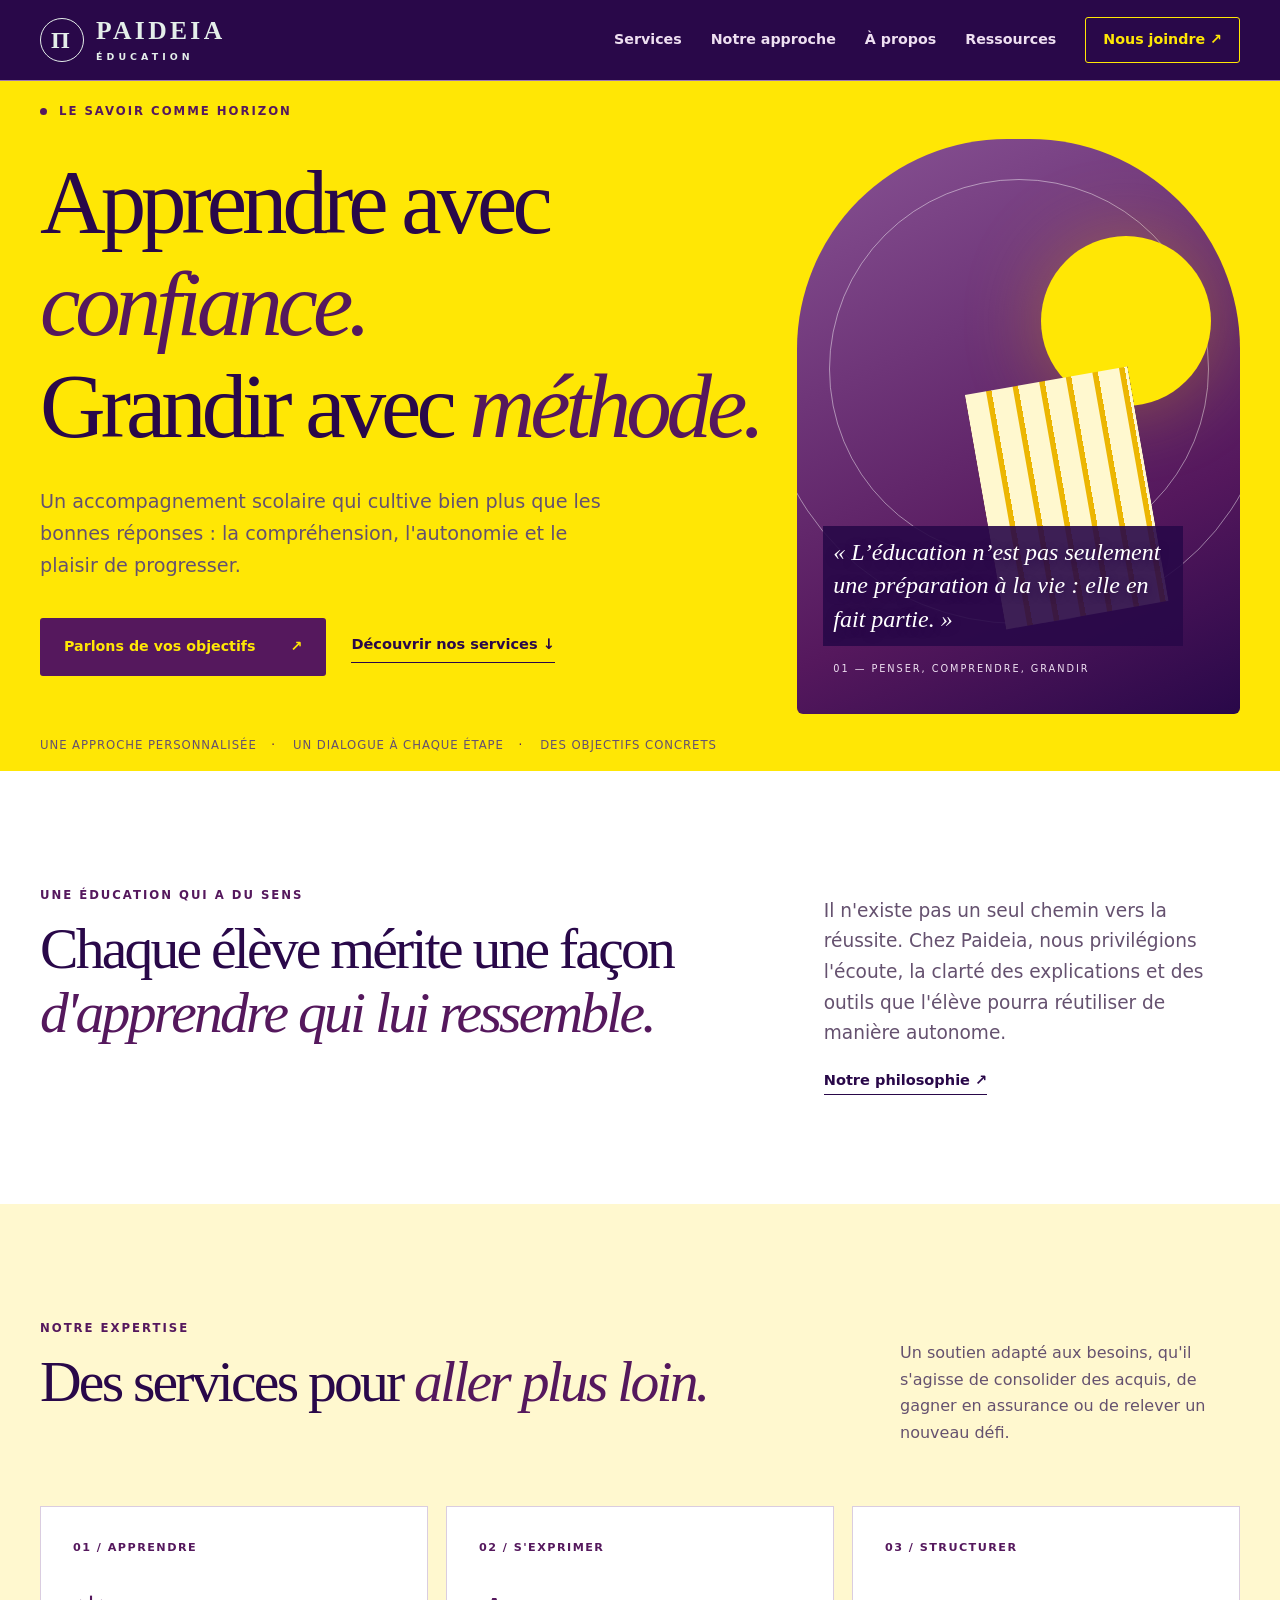
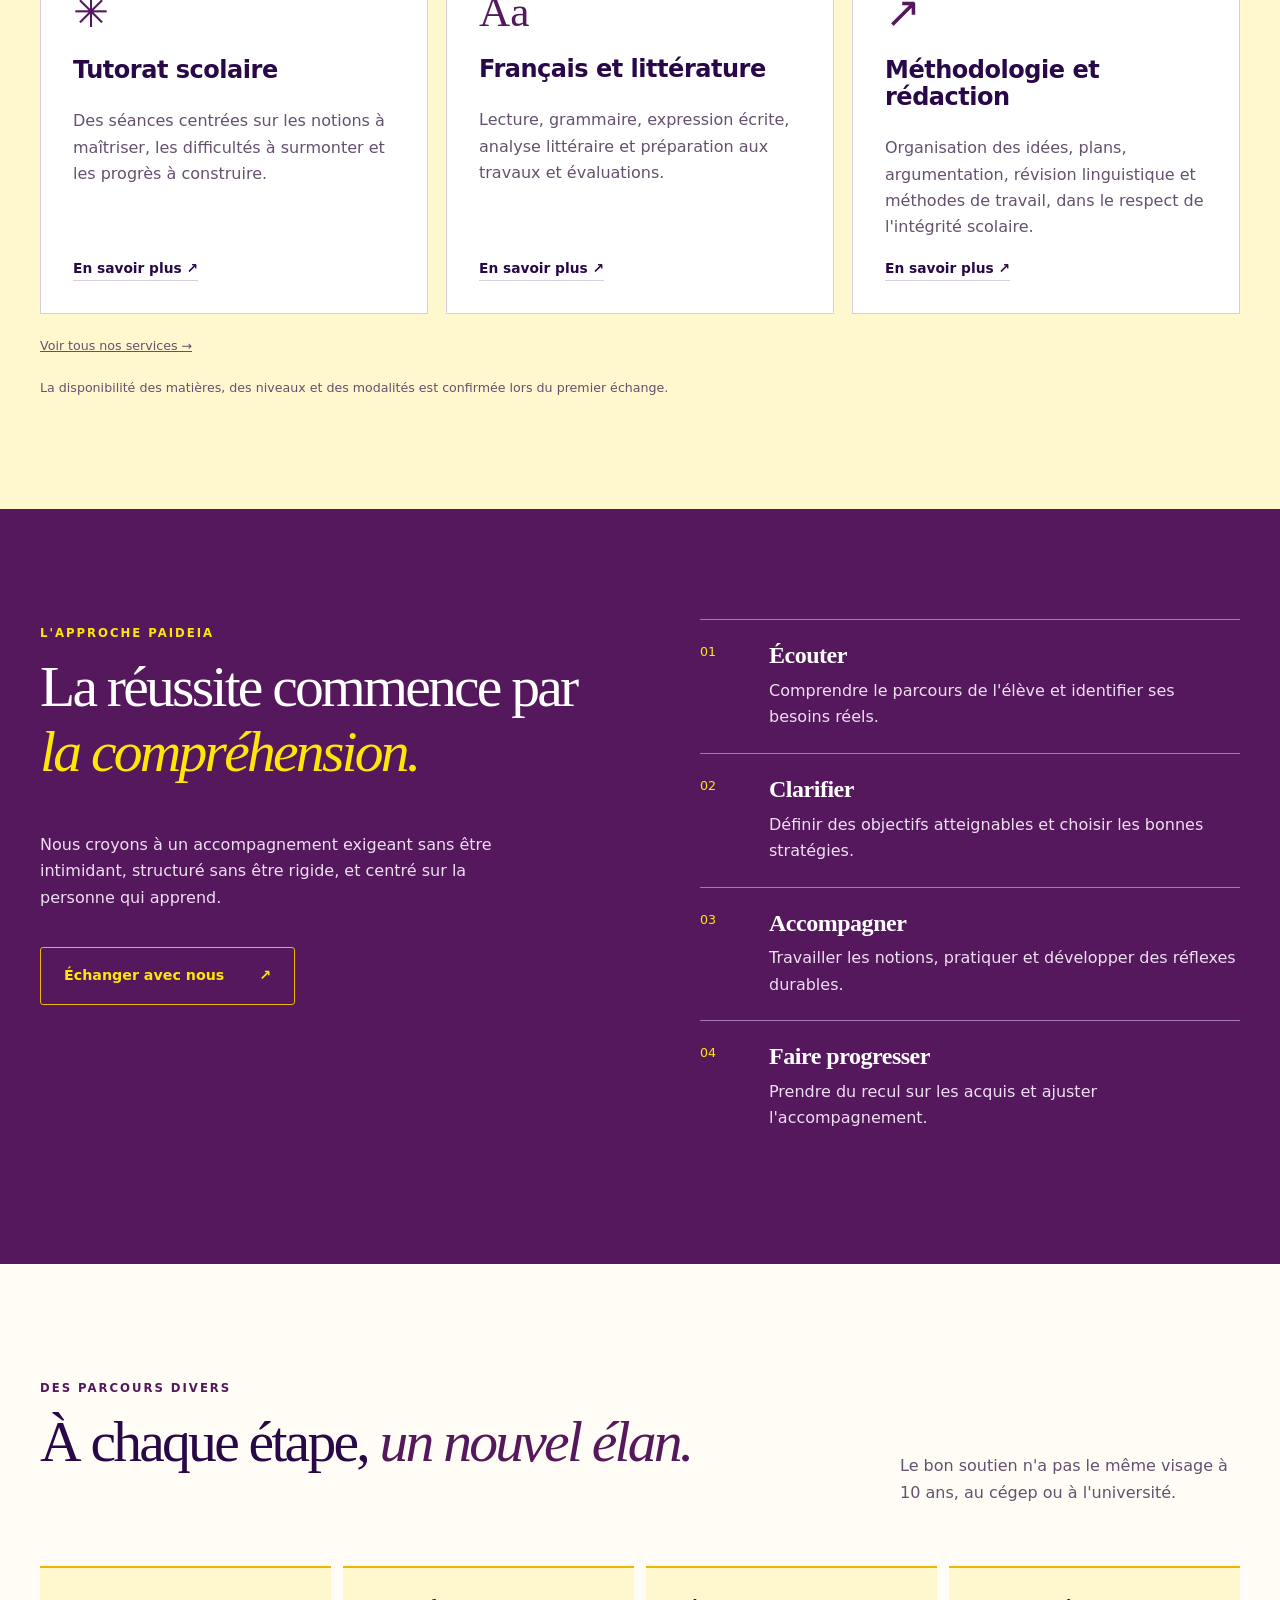
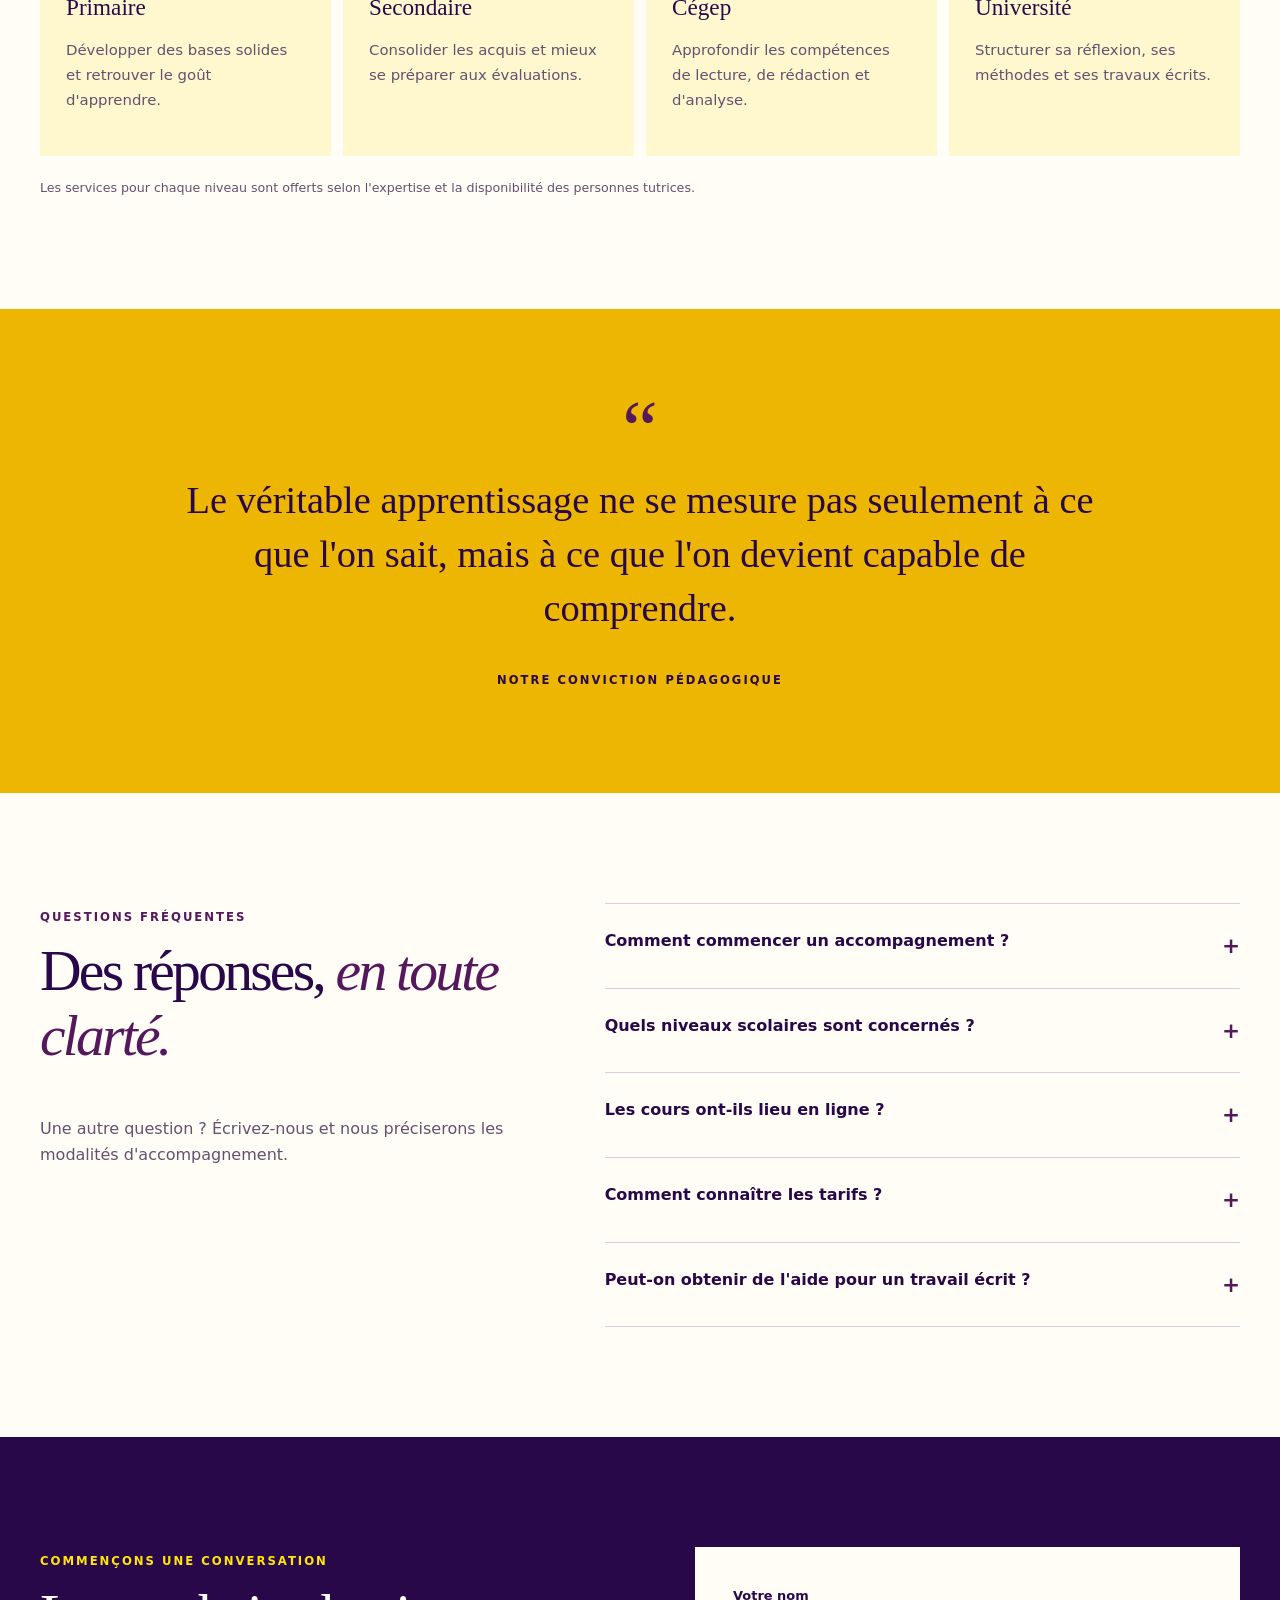
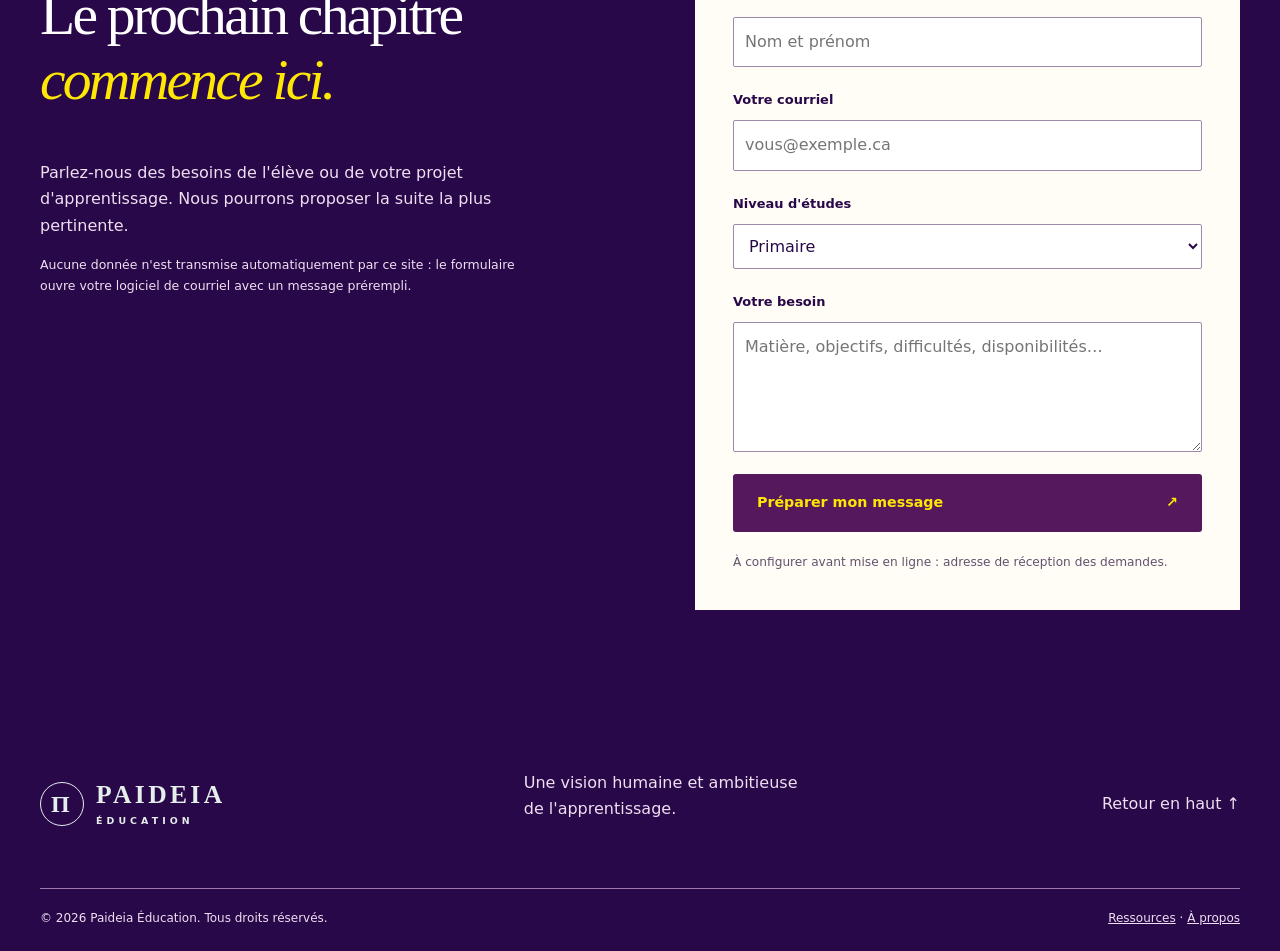
<file: index.html>
<!doctype html>
<html lang="fr-CA">
<head>
<meta charset="utf-8"><meta name="viewport" content="width=device-width, initial-scale=1">
<meta name="theme-color" content="#290849">
<meta name="description" content="Paideia Éducation : accompagnement scolaire personnalisé, tutorat en français, littérature et autres matières, méthodologie et soutien à la rédaction au Québec.">
<link rel="canonical" href="https://paideiaeducation.ca/">
<meta property="og:type" content="website"><meta property="og:locale" content="fr_CA">
<meta property="og:title" content="Paideia Éducation | Apprendre avec confiance">
<meta property="og:description" content="Un accompagnement rigoureux, humain et adapté à chaque parcours scolaire.">
<meta property="og:url" content="https://paideiaeducation.ca/">
<link rel="icon" href="./favicon.svg" type="image/svg+xml">
<link rel="stylesheet" href="./styles.css?v=nav-mauve-fonds-jaunes-20261025">
<script defer src="./site-config.js"></script><script defer src="./main.js?v=identite-mauve-20261025"></script>
<script type="application/ld+json">{"@context":"https://schema.org","@type":"EducationalOrganization","name":"Paideia Éducation","url":"https://paideiaeducation.ca/","description":"Services de tutorat et d'accompagnement scolaire personnalisés au Québec.","areaServed":{"@type":"AdministrativeArea","name":"Québec"},"inLanguage":"fr-CA"}</script>
<title>Paideia Éducation | Tutorat et accompagnement scolaire au Québec</title>
</head>
<body>
<a class="skip" href="#contenu">Aller au contenu</a>
<header class="header"><div class="container nav">
<a class="brand" href="./" aria-label="Paideia Éducation — Accueil"><span class="mark" aria-hidden="true">Π</span><span>PAIDEIA<small>ÉDUCATION</small></span></a>
<button class="menu-toggle" id="menu-toggle" aria-expanded="false" aria-controls="navlinks" aria-label="Ouvrir le menu">☰</button>
<nav id="navlinks" aria-label="Navigation principale"><a href="./services/">Services</a><a href="./approche.html">Notre approche</a><a href="./a-propos.html">À propos</a><a href="./ressources/">Ressources</a><a class="nav-cta" href="./#contact">Nous joindre <span aria-hidden="true">↗</span></a></nav>
</div></header>
<main id="contenu">
<section class="hero"><div class="container hero-grid"><div><span class="eyebrow"><span class="dot"></span> Le savoir comme horizon</span>
<h1>Apprendre avec <em>confiance.</em><br>Grandir avec <em>méthode.</em></h1>
<p class="lead">Un accompagnement scolaire qui cultive bien plus que les bonnes réponses : la compréhension, l'autonomie et le plaisir de progresser.</p>
<div class="actions"><a href="#contact" class="button primary">Parlons de vos objectifs <span aria-hidden="true">↗</span></a><a class="text-link" href="#services">Découvrir nos services <span aria-hidden="true">↓</span></a></div>
<div class="hero-notes"><span>Une approche personnalisée</span><span>Un dialogue à chaque étape</span><span>Des objectifs concrets</span></div>
</div><div class="hero-art" aria-label="Illustration abstraite inspirée du savoir"><div class="art-orbit orbit-one"></div><div class="art-orbit orbit-two"></div><div class="art-sun"></div><div class="art-column"></div><div class="art-quote">« L’éducation n’est pas seulement une préparation à la vie : elle en fait partie. »</div><div class="art-number">01 — PENSER, COMPRENDRE, GRANDIR</div></div></div></section>
<section class="intro section"><div class="container intro-grid"><div><p class="eyebrow">Une éducation qui a du sens</p><h2>Chaque élève mérite une façon <em>d'apprendre qui lui ressemble.</em></h2></div><div><p>Il n'existe pas un seul chemin vers la réussite. Chez Paideia, nous privilégions l'écoute, la clarté des explications et des outils que l'élève pourra réutiliser de manière autonome.</p><a href="./approche.html" class="under-link">Notre philosophie <span aria-hidden="true">↗</span></a></div></div></section>
<section id="services" class="section services"><div class="container"><div class="section-head"><div><p class="eyebrow">Notre expertise</p><h2>Des services pour <em>aller plus loin.</em></h2></div><p>Un soutien adapté aux besoins, qu'il s'agisse de consolider des acquis, de gagner en assurance ou de relever un nouveau défi.</p></div>
<div class="cards">
<article class="service-card"><span class="card-num">01 / APPRENDRE</span><div class="service-icon" aria-hidden="true">✳</div><h3>Tutorat scolaire</h3><p>Des séances centrées sur les notions à maîtriser, les difficultés à surmonter et les progrès à construire.</p><a href="./services/tutorat.html" aria-label="Découvrir le tutorat scolaire">En savoir plus <span aria-hidden="true">↗</span></a></article>
<article class="service-card"><span class="card-num">02 / S'EXPRIMER</span><div class="service-icon" aria-hidden="true">Aa</div><h3>Français et littérature</h3><p>Lecture, grammaire, expression écrite, analyse littéraire et préparation aux travaux et évaluations.</p><a href="./services/francais-litterature.html" aria-label="Découvrir le tutorat en français">En savoir plus <span aria-hidden="true">↗</span></a></article>
<article class="service-card"><span class="card-num">03 / STRUCTURER</span><div class="service-icon" aria-hidden="true">↗</div><h3>Méthodologie et rédaction</h3><p>Organisation des idées, plans, argumentation, révision linguistique et méthodes de travail, dans le respect de l'intégrité scolaire.</p><a href="./services/methodologie-redaction.html" aria-label="Découvrir l'accompagnement méthodologique">En savoir plus <span aria-hidden="true">↗</span></a></article>
</div><p class="footnote"><a href="./services/">Voir tous nos services →</a></p><p class="footnote">La disponibilité des matières, des niveaux et des modalités est confirmée lors du premier échange.</p>
</div></section>
<section id="approche" class="section approach"><div class="container approach-grid"><div><p class="eyebrow light">L'approche Paideia</p><h2>La réussite commence par <em>la compréhension.</em></h2><p>Nous croyons à un accompagnement exigeant sans être intimidant, structuré sans être rigide, et centré sur la personne qui apprend.</p><a class="button outline" href="#contact">Échanger avec nous <span aria-hidden="true">↗</span></a></div><div class="steps">
<div><span>01</span><div><h3>Écouter</h3><p>Comprendre le parcours de l'élève et identifier ses besoins réels.</p></div></div>
<div><span>02</span><div><h3>Clarifier</h3><p>Définir des objectifs atteignables et choisir les bonnes stratégies.</p></div></div>
<div><span>03</span><div><h3>Accompagner</h3><p>Travailler les notions, pratiquer et développer des réflexes durables.</p></div></div>
<div><span>04</span><div><h3>Faire progresser</h3><p>Prendre du recul sur les acquis et ajuster l'accompagnement.</p></div></div>
</div></div></section>
<section id="parcours" class="section"><div class="container"><div class="section-head"><div><p class="eyebrow">Des parcours divers</p><h2>À chaque étape, <em>un nouvel élan.</em></h2></div><p>Le bon soutien n'a pas le même visage à 10 ans, au cégep ou à l'université.</p></div><div class="audiences"><div><strong>Primaire</strong><p>Développer des bases solides et retrouver le goût d'apprendre.</p></div><div><strong>Secondaire</strong><p>Consolider les acquis et mieux se préparer aux évaluations.</p></div><div><strong>Cégep</strong><p>Approfondir les compétences de lecture, de rédaction et d'analyse.</p></div><div><strong>Université</strong><p>Structurer sa réflexion, ses méthodes et ses travaux écrits.</p></div></div><p class="footnote">Les services pour chaque niveau sont offerts selon l'expertise et la disponibilité des personnes tutrices.</p></div></section>
<section class="quote-band"><div class="container"><span aria-hidden="true">“</span><blockquote>Le véritable apprentissage ne se mesure pas seulement à ce que l'on sait, mais à ce que l'on devient capable de comprendre.</blockquote><p>NOTRE CONVICTION PÉDAGOGIQUE</p></div></section>
<section id="faq" class="section faq"><div class="container faq-grid"><div><p class="eyebrow">Questions fréquentes</p><h2>Des réponses, <em>en toute clarté.</em></h2><p>Une autre question ? Écrivez-nous et nous préciserons les modalités d'accompagnement.</p></div><div>
<details><summary>Comment commencer un accompagnement ?</summary><p>Écrivez-nous en précisant le niveau scolaire, la matière et les objectifs. Nous pourrons ensuite discuter des modalités possibles.</p></details>
<details><summary>Quels niveaux scolaires sont concernés ?</summary><p>Les demandes peuvent concerner le primaire, le secondaire, le cégep ou l'université. La prise en charge dépend des compétences disponibles pour la matière demandée.</p></details>
<details><summary>Les cours ont-ils lieu en ligne ?</summary><p>Les modalités de rencontre sont à confirmer directement avec Paideia selon le service et les disponibilités.</p></details>
<details><summary>Comment connaître les tarifs ?</summary><p>Contactez-nous pour obtenir les renseignements à jour sur les tarifs et les formules correspondant à votre besoin.</p></details>
<details><summary>Peut-on obtenir de l'aide pour un travail écrit ?</summary><p>Oui, pour comprendre les consignes, structurer les idées, améliorer la langue et développer ses compétences. L'accompagnement ne remplace pas le travail personnel de l'étudiant.</p></details>
</div></div></section>
<section id="contact" class="section contact"><div class="container contact-grid"><div><p class="eyebrow light">Commençons une conversation</p><h2>Le prochain chapitre <em>commence ici.</em></h2><p>Parlez-nous des besoins de l'élève ou de votre projet d'apprentissage. Nous pourrons proposer la suite la plus pertinente.</p><p class="privacy-note">Aucune donnée n'est transmise automatiquement par ce site : le formulaire ouvre votre logiciel de courriel avec un message prérempli.</p></div><form id="contact-form" class="contact-form"><label for="name">Votre nom</label><input required id="name" name="name" autocomplete="name" placeholder="Nom et prénom" maxlength="120">
<label for="email">Votre courriel</label><input required id="email" name="email" autocomplete="email" type="email" placeholder="vous@exemple.ca" maxlength="254">
<label for="level">Niveau d'études</label><select id="level" name="level"><option>Primaire</option><option>Secondaire</option><option>Cégep</option><option>Université</option><option>Autre / à préciser</option></select>
<label for="message">Votre besoin</label><textarea required id="message" name="message" rows="4" maxlength="2000" placeholder="Matière, objectifs, difficultés, disponibilités…"></textarea>
<button class="button primary" type="submit">Préparer mon message <span aria-hidden="true">↗</span></button>
<p id="form-status" role="status" aria-live="polite"></p><p class="form-notice">À configurer avant mise en ligne : adresse de réception des demandes.</p>
</form></div></section>
</main>
<footer class="footer"><div class="container footer-top"><a class="brand" href="./"><span class="mark">Π</span><span>PAIDEIA<small>ÉDUCATION</small></span></a><p>Une vision humaine et ambitieuse de l'apprentissage.</p><a href="#contenu">Retour en haut ↑</a></div><div class="container footer-bottom"><span>© <span id="year"></span> Paideia Éducation. Tous droits réservés.</span><span><a href="./ressources/">Ressources</a> · <a href="./a-propos.html">À propos</a></span></div></footer>
</body></html>
</file>
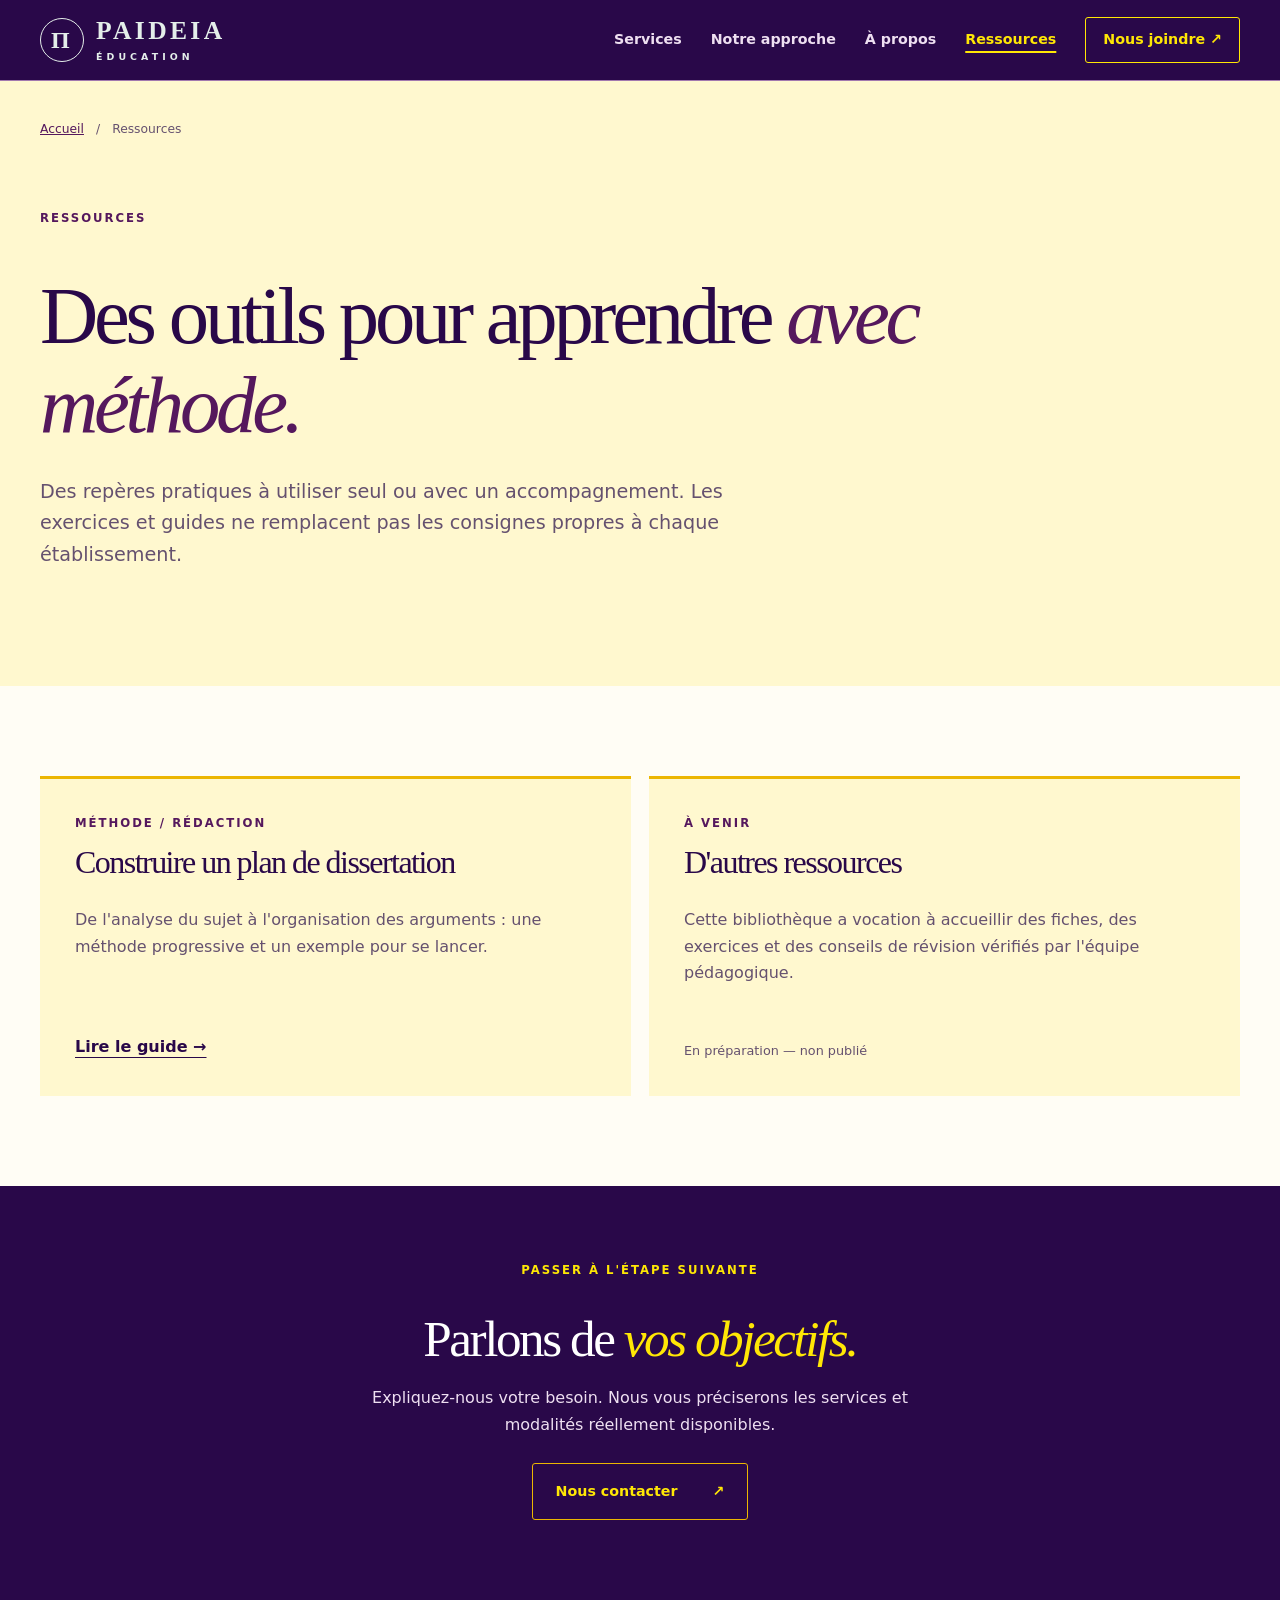
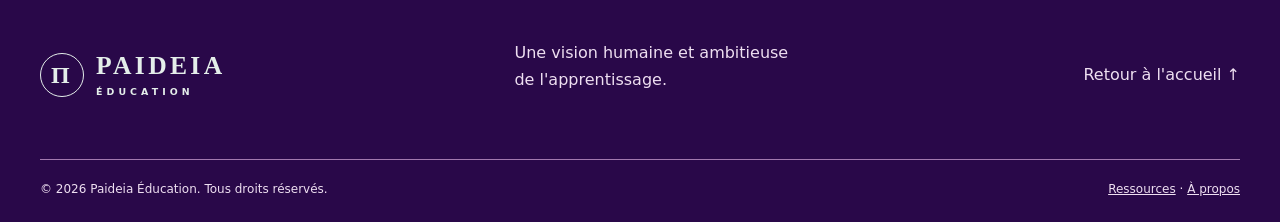
<file: ressources/index.html>
<!doctype html>
<html lang="fr-CA"><head>
<meta charset="utf-8"><meta name="viewport" content="width=device-width, initial-scale=1"><meta name="theme-color" content="#290849">
<title>Ressources pédagogiques | Paideia Éducation</title>
<meta name="description" content="Guides gratuits pour mieux apprendre, rédiger, réviser et organiser ses idées. Découvrez les ressources pédagogiques de Paideia Éducation.">
<link rel="canonical" href="https://paideiaeducation.ca/ressources/">
<meta property="og:type" content="article"><meta property="og:locale" content="fr_CA"><meta property="og:site_name" content="Paideia Éducation"><meta property="og:title" content="Ressources pédagogiques | Paideia Éducation"><meta property="og:description" content="Guides gratuits pour mieux apprendre, rédiger, réviser et organiser ses idées. Découvrez les ressources pédagogiques de Paideia Éducation."><meta property="og:url" content="https://paideiaeducation.ca/ressources/">
<link rel="icon" href="../favicon.svg" type="image/svg+xml"><link rel="stylesheet" href="../styles.css?v=nav-mauve-fonds-jaunes-20261025"><link rel="stylesheet" href="../pages.css?v=nav-mauve-fonds-jaunes-20261025"><script defer src="../main.js?v=identite-mauve-20261025"></script>
<script type="application/ld+json">{"@context":"https://schema.org","@type":"WebPage","name":"Ressources pédagogiques","url":"https://paideiaeducation.ca/ressources/","description":"Guides gratuits pour mieux apprendre, rédiger, réviser et organiser ses idées. Découvrez les ressources pédagogiques de Paideia Éducation.","inLanguage":"fr-CA","isPartOf":{"@type":"WebSite","name":"Paideia Éducation","url":"https://paideiaeducation.ca/"}}</script>
</head><body>
<a href="#contenu" class="skip">Aller au contenu</a>
<header class="header"><div class="container nav"><a class="brand" href="../" aria-label="Paideia Éducation — Accueil"><span class="mark" aria-hidden="true">Π</span><span>PAIDEIA<small>ÉDUCATION</small></span></a><button class="menu-toggle" id="menu-toggle" aria-expanded="false" aria-controls="navlinks" aria-label="Ouvrir le menu">☰</button><nav id="navlinks" aria-label="Navigation principale"><a href="../services/">Services</a><a href="../approche.html">Notre approche</a><a href="../a-propos.html">À propos</a><a href="../ressources/">Ressources</a><a class="nav-cta" href="../#contact">Nous joindre <span aria-hidden="true">↗</span></a></nav></div></header>
<main id="contenu"><section class="page-hero"><div class="container"><nav aria-label="Fil d'Ariane" class="breadcrumb"><a href="../">Accueil</a><span aria-hidden="true">/</span><span>Ressources</span></nav><p class="eyebrow">Ressources</p><h1>Des outils pour apprendre <em>avec méthode.</em></h1><p class="lead">Des repères pratiques à utiliser seul ou avec un accompagnement. Les exercices et guides ne remplacent pas les consignes propres à chaque établissement.</p></div></section><section class="section slim"><div class="container"><div class="page-cards resources"><article class="page-card"><p class="eyebrow">Méthode / Rédaction</p><h2>Construire un plan de dissertation</h2><p>De l'analyse du sujet à l'organisation des arguments : une méthode progressive et un exemple pour se lancer.</p><a href="../ressources/plan-de-dissertation.html">Lire le guide →</a></article><article class="page-card"><p class="eyebrow">À venir</p><h2>D'autres ressources</h2><p>Cette bibliothèque a vocation à accueillir des fiches, des exercices et des conseils de révision vérifiés par l'équipe pédagogique.</p><span class="tag">En préparation — non publié</span></article></div></div></section>
<section class="page-cta"><div class="container"><p class="eyebrow light">Passer à l'étape suivante</p><h2>Parlons de <em>vos objectifs.</em></h2><p>Expliquez-nous votre besoin. Nous vous préciserons les services et modalités réellement disponibles.</p><a class="button outline" href="../#contact">Nous contacter <span aria-hidden="true">↗</span></a></div></section>
</main><footer class="footer"><div class="container footer-top"><a class="brand" href="../"><span class="mark" aria-hidden="true">Π</span><span>PAIDEIA<small>ÉDUCATION</small></span></a><p>Une vision humaine et ambitieuse de l'apprentissage.</p><a href="../#contenu">Retour à l'accueil ↑</a></div><div class="container footer-bottom"><span>© <span id="year"></span> Paideia Éducation. Tous droits réservés.</span><span><a href="../ressources/">Ressources</a> · <a href="../a-propos.html">À propos</a></span></div></footer>
</body></html>
</file>
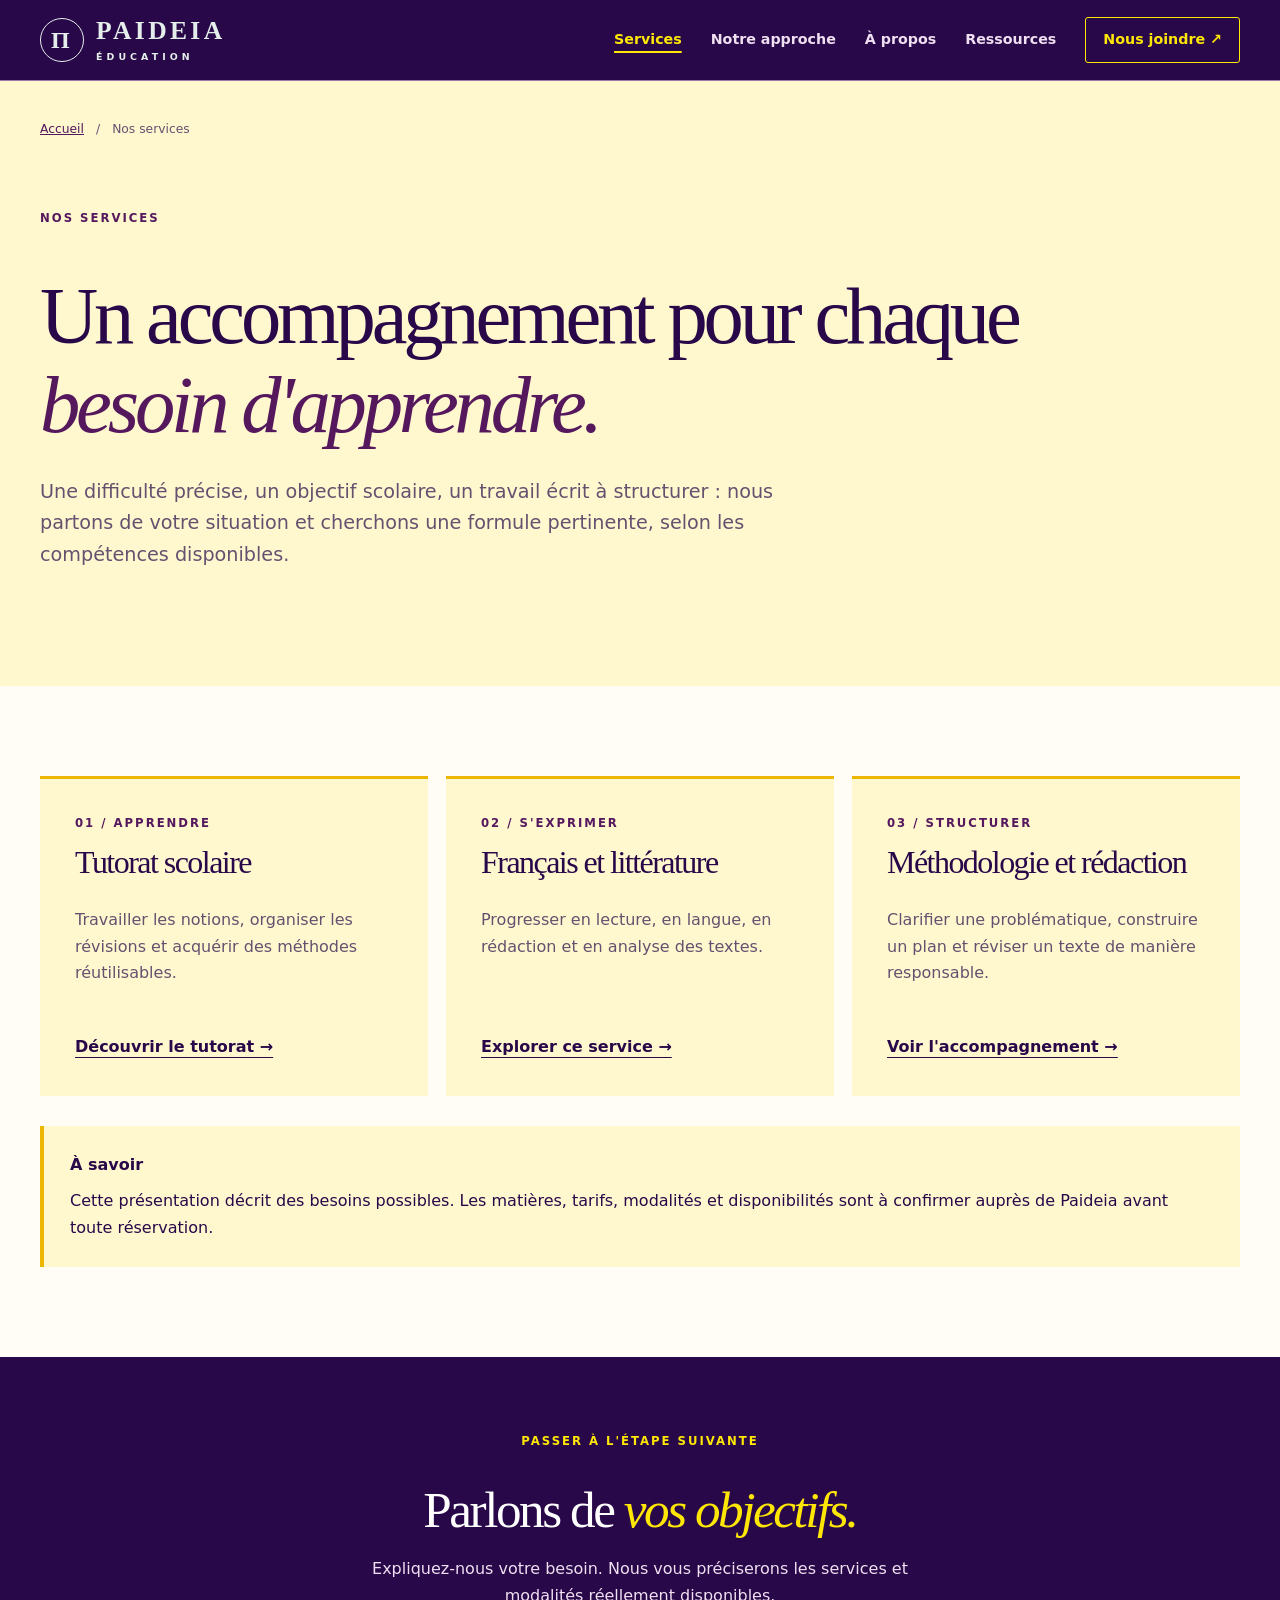
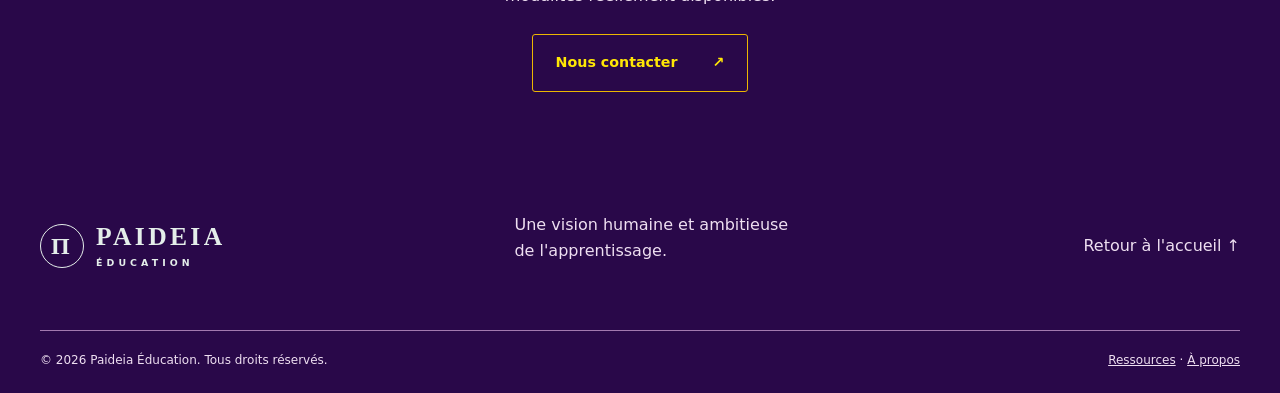
<file: services/index.html>
<!doctype html>
<html lang="fr-CA"><head>
<meta charset="utf-8"><meta name="viewport" content="width=device-width, initial-scale=1"><meta name="theme-color" content="#290849">
<title>Nos services d'accompagnement | Paideia Éducation</title>
<meta name="description" content="Découvrez les possibilités d'accompagnement scolaire, de tutorat en français et de soutien méthodologique proposées par Paideia Éducation.">
<link rel="canonical" href="https://paideiaeducation.ca/services/">
<meta property="og:type" content="article"><meta property="og:locale" content="fr_CA"><meta property="og:site_name" content="Paideia Éducation"><meta property="og:title" content="Nos services d'accompagnement | Paideia Éducation"><meta property="og:description" content="Découvrez les possibilités d'accompagnement scolaire, de tutorat en français et de soutien méthodologique proposées par Paideia Éducation."><meta property="og:url" content="https://paideiaeducation.ca/services/">
<link rel="icon" href="../favicon.svg" type="image/svg+xml"><link rel="stylesheet" href="../styles.css?v=nav-mauve-fonds-jaunes-20261025"><link rel="stylesheet" href="../pages.css?v=nav-mauve-fonds-jaunes-20261025"><script defer src="../main.js?v=identite-mauve-20261025"></script>
<script type="application/ld+json">{"@context":"https://schema.org","@type":"WebPage","name":"Nos services d'accompagnement","url":"https://paideiaeducation.ca/services/","description":"Découvrez les possibilités d'accompagnement scolaire, de tutorat en français et de soutien méthodologique proposées par Paideia Éducation.","inLanguage":"fr-CA","isPartOf":{"@type":"WebSite","name":"Paideia Éducation","url":"https://paideiaeducation.ca/"}}</script>
</head><body>
<a href="#contenu" class="skip">Aller au contenu</a>
<header class="header"><div class="container nav"><a class="brand" href="../" aria-label="Paideia Éducation — Accueil"><span class="mark" aria-hidden="true">Π</span><span>PAIDEIA<small>ÉDUCATION</small></span></a><button class="menu-toggle" id="menu-toggle" aria-expanded="false" aria-controls="navlinks" aria-label="Ouvrir le menu">☰</button><nav id="navlinks" aria-label="Navigation principale"><a href="../services/">Services</a><a href="../approche.html">Notre approche</a><a href="../a-propos.html">À propos</a><a href="../ressources/">Ressources</a><a class="nav-cta" href="../#contact">Nous joindre <span aria-hidden="true">↗</span></a></nav></div></header>
<main id="contenu"><section class="page-hero"><div class="container"><nav aria-label="Fil d'Ariane" class="breadcrumb"><a href="../">Accueil</a><span aria-hidden="true">/</span><span>Nos services</span></nav><p class="eyebrow">Nos services</p><h1>Un accompagnement pour chaque <em>besoin d'apprendre.</em></h1><p class="lead">Une difficulté précise, un objectif scolaire, un travail écrit à structurer : nous partons de votre situation et cherchons une formule pertinente, selon les compétences disponibles.</p></div></section><section class="section slim"><div class="container"><div class="page-cards"><article class="page-card"><p class="eyebrow">01 / Apprendre</p><h2>Tutorat scolaire</h2><p>Travailler les notions, organiser les révisions et acquérir des méthodes réutilisables.</p><a href="../services/tutorat.html">Découvrir le tutorat →</a></article><article class="page-card"><p class="eyebrow">02 / S'exprimer</p><h2>Français et littérature</h2><p>Progresser en lecture, en langue, en rédaction et en analyse des textes.</p><a href="../services/francais-litterature.html">Explorer ce service →</a></article><article class="page-card"><p class="eyebrow">03 / Structurer</p><h2>Méthodologie et rédaction</h2><p>Clarifier une problématique, construire un plan et réviser un texte de manière responsable.</p><a href="../services/methodologie-redaction.html">Voir l'accompagnement →</a></article></div><div class="note"><strong>À savoir</strong><p>Cette présentation décrit des besoins possibles. Les matières, tarifs, modalités et disponibilités sont à confirmer auprès de Paideia avant toute réservation.</p></div></div></section>
<section class="page-cta"><div class="container"><p class="eyebrow light">Passer à l'étape suivante</p><h2>Parlons de <em>vos objectifs.</em></h2><p>Expliquez-nous votre besoin. Nous vous préciserons les services et modalités réellement disponibles.</p><a class="button outline" href="../#contact">Nous contacter <span aria-hidden="true">↗</span></a></div></section>
</main><footer class="footer"><div class="container footer-top"><a class="brand" href="../"><span class="mark" aria-hidden="true">Π</span><span>PAIDEIA<small>ÉDUCATION</small></span></a><p>Une vision humaine et ambitieuse de l'apprentissage.</p><a href="../#contenu">Retour à l'accueil ↑</a></div><div class="container footer-bottom"><span>© <span id="year"></span> Paideia Éducation. Tous droits réservés.</span><span><a href="../ressources/">Ressources</a> · <a href="../a-propos.html">À propos</a></span></div></footer>
</body></html>
</file>
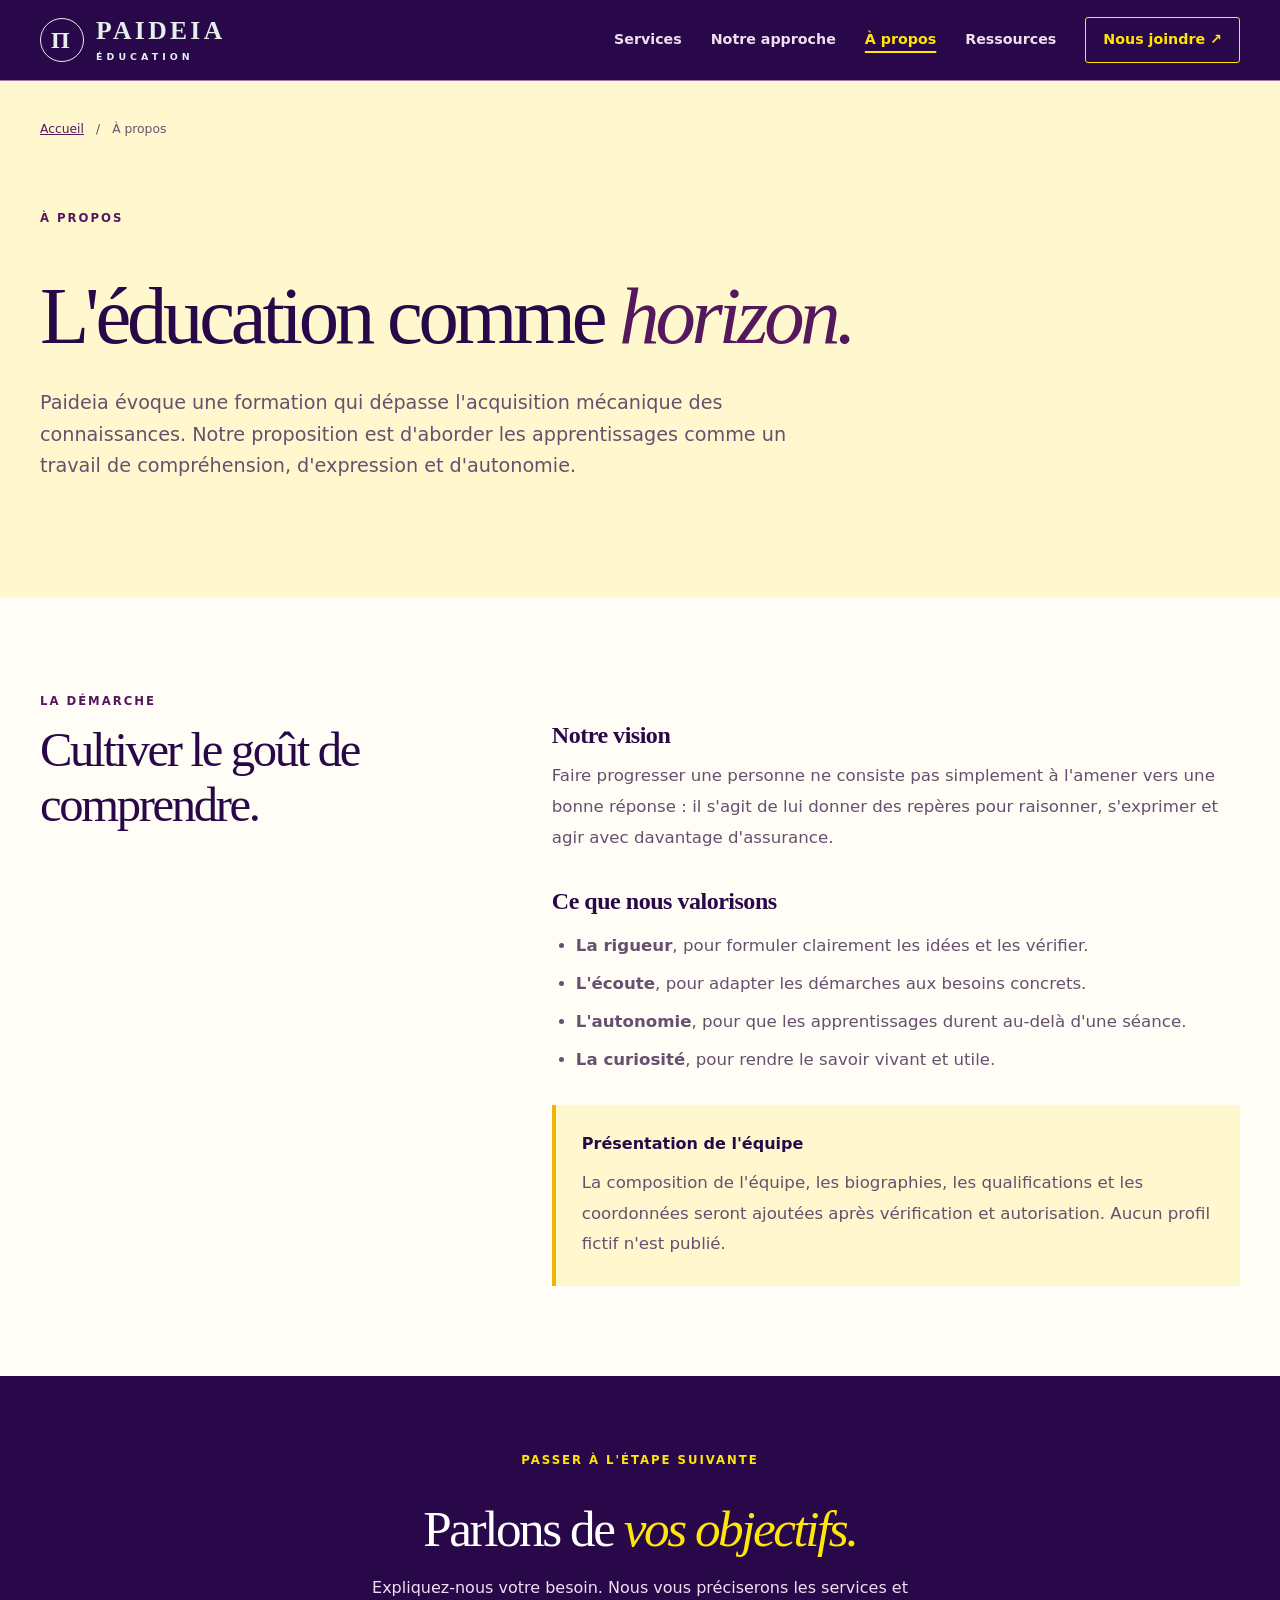
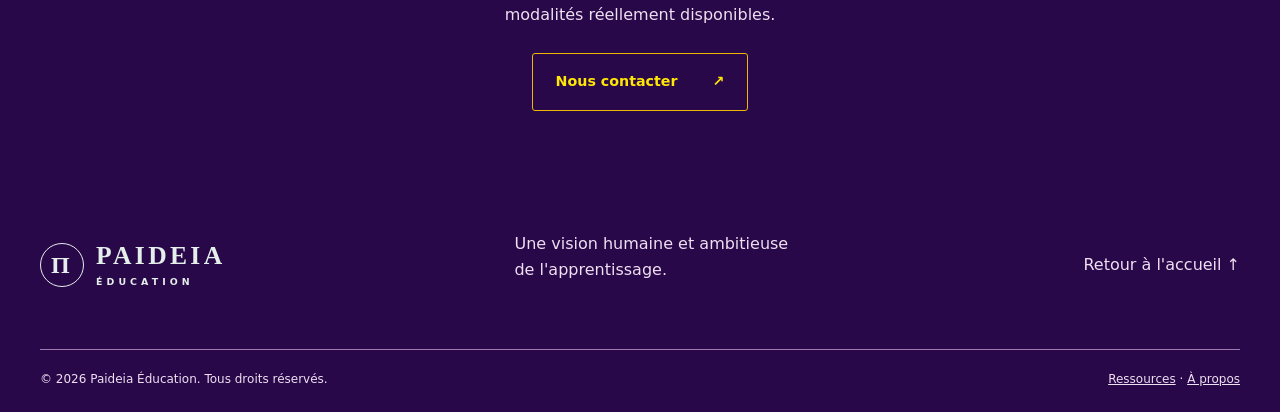
<file: a-propos.html>
<!doctype html>
<html lang="fr-CA"><head>
<meta charset="utf-8"><meta name="viewport" content="width=device-width, initial-scale=1"><meta name="theme-color" content="#290849">
<title>À propos de Paideia Éducation | Paideia Éducation</title>
<meta name="description" content="Découvrez la vision éducative de Paideia : apprendre avec méthode, développer l'autonomie et cultiver une relation vivante au savoir.">
<link rel="canonical" href="https://paideiaeducation.ca/a-propos.html">
<meta property="og:type" content="article"><meta property="og:locale" content="fr_CA"><meta property="og:site_name" content="Paideia Éducation"><meta property="og:title" content="À propos de Paideia Éducation | Paideia Éducation"><meta property="og:description" content="Découvrez la vision éducative de Paideia : apprendre avec méthode, développer l'autonomie et cultiver une relation vivante au savoir."><meta property="og:url" content="https://paideiaeducation.ca/a-propos.html">
<link rel="icon" href="./favicon.svg" type="image/svg+xml"><link rel="stylesheet" href="./styles.css?v=nav-mauve-fonds-jaunes-20261025"><link rel="stylesheet" href="./pages.css?v=nav-mauve-fonds-jaunes-20261025"><script defer src="./main.js?v=identite-mauve-20261025"></script>
<script type="application/ld+json">{"@context":"https://schema.org","@type":"WebPage","name":"À propos de Paideia Éducation","url":"https://paideiaeducation.ca/a-propos.html","description":"Découvrez la vision éducative de Paideia : apprendre avec méthode, développer l'autonomie et cultiver une relation vivante au savoir.","inLanguage":"fr-CA","isPartOf":{"@type":"WebSite","name":"Paideia Éducation","url":"https://paideiaeducation.ca/"}}</script>
</head><body>
<a href="#contenu" class="skip">Aller au contenu</a>
<header class="header"><div class="container nav"><a class="brand" href="./" aria-label="Paideia Éducation — Accueil"><span class="mark" aria-hidden="true">Π</span><span>PAIDEIA<small>ÉDUCATION</small></span></a><button class="menu-toggle" id="menu-toggle" aria-expanded="false" aria-controls="navlinks" aria-label="Ouvrir le menu">☰</button><nav id="navlinks" aria-label="Navigation principale"><a href="./services/">Services</a><a href="./approche.html">Notre approche</a><a href="./a-propos.html">À propos</a><a href="./ressources/">Ressources</a><a class="nav-cta" href="./#contact">Nous joindre <span aria-hidden="true">↗</span></a></nav></div></header>
<main id="contenu"><section class="page-hero"><div class="container"><nav aria-label="Fil d'Ariane" class="breadcrumb"><a href="./">Accueil</a><span aria-hidden="true">/</span><span>À propos</span></nav><p class="eyebrow">À propos</p><h1>L'éducation comme <em>horizon.</em></h1><p class="lead">Paideia évoque une formation qui dépasse l'acquisition mécanique des connaissances. Notre proposition est d'aborder les apprentissages comme un travail de compréhension, d'expression et d'autonomie.</p></div></section><section class="section slim"><div class="container prose-grid"><div class="aside"><p class="eyebrow">La démarche</p><h2>Cultiver le goût de comprendre.</h2></div><div class="prose"><h3>Notre vision</h3><p>Faire progresser une personne ne consiste pas simplement à l'amener vers une bonne réponse : il s'agit de lui donner des repères pour raisonner, s'exprimer et agir avec davantage d'assurance.</p><h3>Ce que nous valorisons</h3><ul><li><strong>La rigueur</strong>, pour formuler clairement les idées et les vérifier.</li><li><strong>L'écoute</strong>, pour adapter les démarches aux besoins concrets.</li><li><strong>L'autonomie</strong>, pour que les apprentissages durent au-delà d'une séance.</li><li><strong>La curiosité</strong>, pour rendre le savoir vivant et utile.</li></ul><div class="note"><strong>Présentation de l'équipe</strong><p>La composition de l'équipe, les biographies, les qualifications et les coordonnées seront ajoutées après vérification et autorisation. Aucun profil fictif n'est publié.</p></div></div></div></section>
<section class="page-cta"><div class="container"><p class="eyebrow light">Passer à l'étape suivante</p><h2>Parlons de <em>vos objectifs.</em></h2><p>Expliquez-nous votre besoin. Nous vous préciserons les services et modalités réellement disponibles.</p><a class="button outline" href="./#contact">Nous contacter <span aria-hidden="true">↗</span></a></div></section>
</main><footer class="footer"><div class="container footer-top"><a class="brand" href="./"><span class="mark" aria-hidden="true">Π</span><span>PAIDEIA<small>ÉDUCATION</small></span></a><p>Une vision humaine et ambitieuse de l'apprentissage.</p><a href="./#contenu">Retour à l'accueil ↑</a></div><div class="container footer-bottom"><span>© <span id="year"></span> Paideia Éducation. Tous droits réservés.</span><span><a href="./ressources/">Ressources</a> · <a href="./a-propos.html">À propos</a></span></div></footer>
</body></html>
</file>
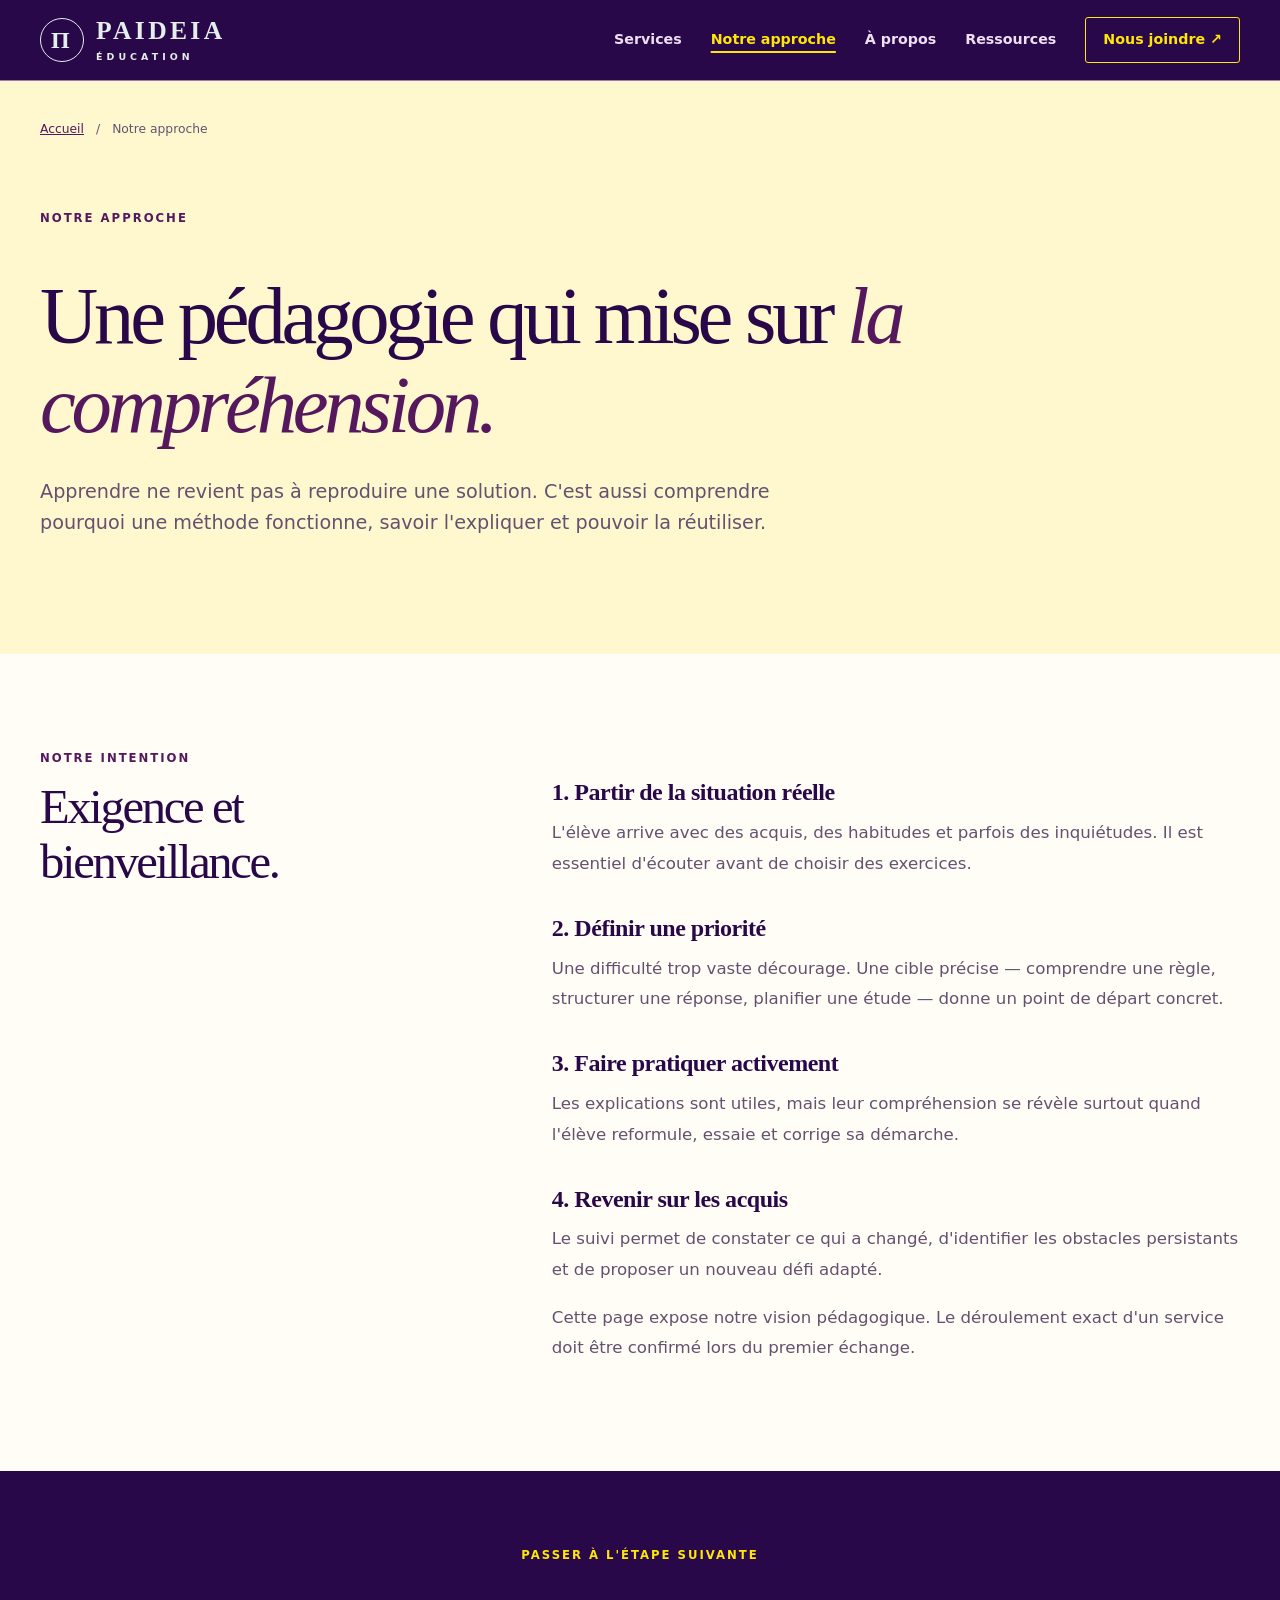
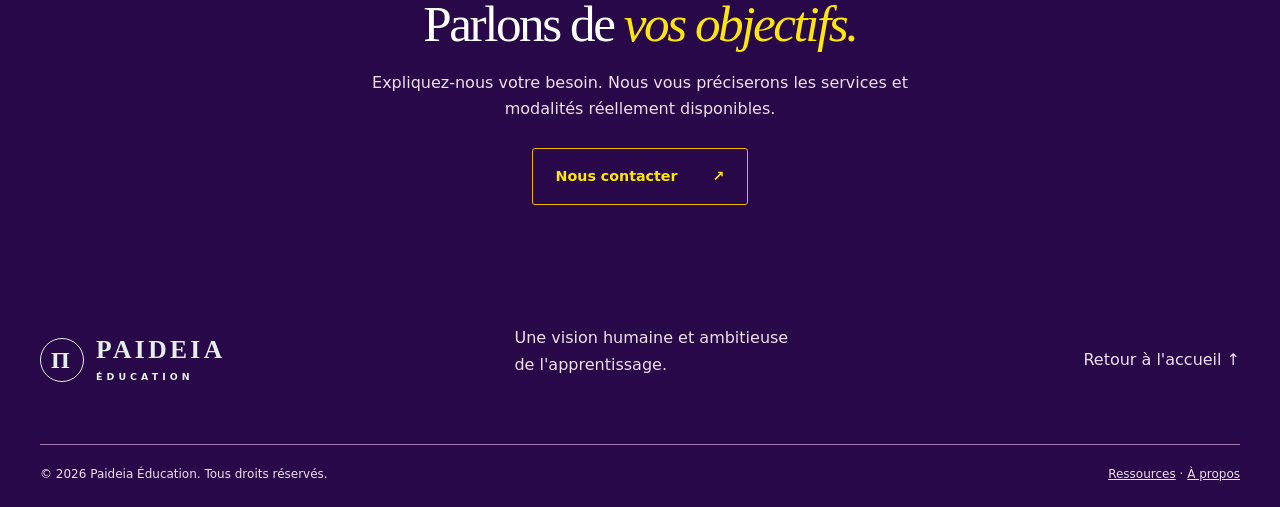
<file: approche.html>
<!doctype html>
<html lang="fr-CA"><head>
<meta charset="utf-8"><meta name="viewport" content="width=device-width, initial-scale=1"><meta name="theme-color" content="#290849">
<title>Notre approche pédagogique | Paideia Éducation</title>
<meta name="description" content="Comprendre l'approche pédagogique de Paideia Éducation : écoute, objectifs clairs, participation active, rétroaction et autonomie de l'apprenant.">
<link rel="canonical" href="https://paideiaeducation.ca/approche.html">
<meta property="og:type" content="article"><meta property="og:locale" content="fr_CA"><meta property="og:site_name" content="Paideia Éducation"><meta property="og:title" content="Notre approche pédagogique | Paideia Éducation"><meta property="og:description" content="Comprendre l'approche pédagogique de Paideia Éducation : écoute, objectifs clairs, participation active, rétroaction et autonomie de l'apprenant."><meta property="og:url" content="https://paideiaeducation.ca/approche.html">
<link rel="icon" href="./favicon.svg" type="image/svg+xml"><link rel="stylesheet" href="./styles.css?v=nav-mauve-fonds-jaunes-20261025"><link rel="stylesheet" href="./pages.css?v=nav-mauve-fonds-jaunes-20261025"><script defer src="./main.js?v=identite-mauve-20261025"></script>
<script type="application/ld+json">{"@context":"https://schema.org","@type":"WebPage","name":"Notre approche pédagogique","url":"https://paideiaeducation.ca/approche.html","description":"Comprendre l'approche pédagogique de Paideia Éducation : écoute, objectifs clairs, participation active, rétroaction et autonomie de l'apprenant.","inLanguage":"fr-CA","isPartOf":{"@type":"WebSite","name":"Paideia Éducation","url":"https://paideiaeducation.ca/"}}</script>
</head><body>
<a href="#contenu" class="skip">Aller au contenu</a>
<header class="header"><div class="container nav"><a class="brand" href="./" aria-label="Paideia Éducation — Accueil"><span class="mark" aria-hidden="true">Π</span><span>PAIDEIA<small>ÉDUCATION</small></span></a><button class="menu-toggle" id="menu-toggle" aria-expanded="false" aria-controls="navlinks" aria-label="Ouvrir le menu">☰</button><nav id="navlinks" aria-label="Navigation principale"><a href="./services/">Services</a><a href="./approche.html">Notre approche</a><a href="./a-propos.html">À propos</a><a href="./ressources/">Ressources</a><a class="nav-cta" href="./#contact">Nous joindre <span aria-hidden="true">↗</span></a></nav></div></header>
<main id="contenu"><section class="page-hero"><div class="container"><nav aria-label="Fil d'Ariane" class="breadcrumb"><a href="./">Accueil</a><span aria-hidden="true">/</span><span>Notre approche</span></nav><p class="eyebrow">Notre approche</p><h1>Une pédagogie qui mise sur <em>la compréhension.</em></h1><p class="lead">Apprendre ne revient pas à reproduire une solution. C'est aussi comprendre pourquoi une méthode fonctionne, savoir l'expliquer et pouvoir la réutiliser.</p></div></section><section class="section slim"><div class="container prose-grid"><div class="aside"><p class="eyebrow">Notre intention</p><h2>Exigence et bienveillance.</h2></div><div class="prose"><h3>1. Partir de la situation réelle</h3><p>L'élève arrive avec des acquis, des habitudes et parfois des inquiétudes. Il est essentiel d'écouter avant de choisir des exercices.</p><h3>2. Définir une priorité</h3><p>Une difficulté trop vaste décourage. Une cible précise — comprendre une règle, structurer une réponse, planifier une étude — donne un point de départ concret.</p><h3>3. Faire pratiquer activement</h3><p>Les explications sont utiles, mais leur compréhension se révèle surtout quand l'élève reformule, essaie et corrige sa démarche.</p><h3>4. Revenir sur les acquis</h3><p>Le suivi permet de constater ce qui a changé, d'identifier les obstacles persistants et de proposer un nouveau défi adapté.</p><p>Cette page expose notre vision pédagogique. Le déroulement exact d'un service doit être confirmé lors du premier échange.</p></div></div></section>
<section class="page-cta"><div class="container"><p class="eyebrow light">Passer à l'étape suivante</p><h2>Parlons de <em>vos objectifs.</em></h2><p>Expliquez-nous votre besoin. Nous vous préciserons les services et modalités réellement disponibles.</p><a class="button outline" href="./#contact">Nous contacter <span aria-hidden="true">↗</span></a></div></section>
</main><footer class="footer"><div class="container footer-top"><a class="brand" href="./"><span class="mark" aria-hidden="true">Π</span><span>PAIDEIA<small>ÉDUCATION</small></span></a><p>Une vision humaine et ambitieuse de l'apprentissage.</p><a href="./#contenu">Retour à l'accueil ↑</a></div><div class="container footer-bottom"><span>© <span id="year"></span> Paideia Éducation. Tous droits réservés.</span><span><a href="./ressources/">Ressources</a> · <a href="./a-propos.html">À propos</a></span></div></footer>
</body></html>
</file>
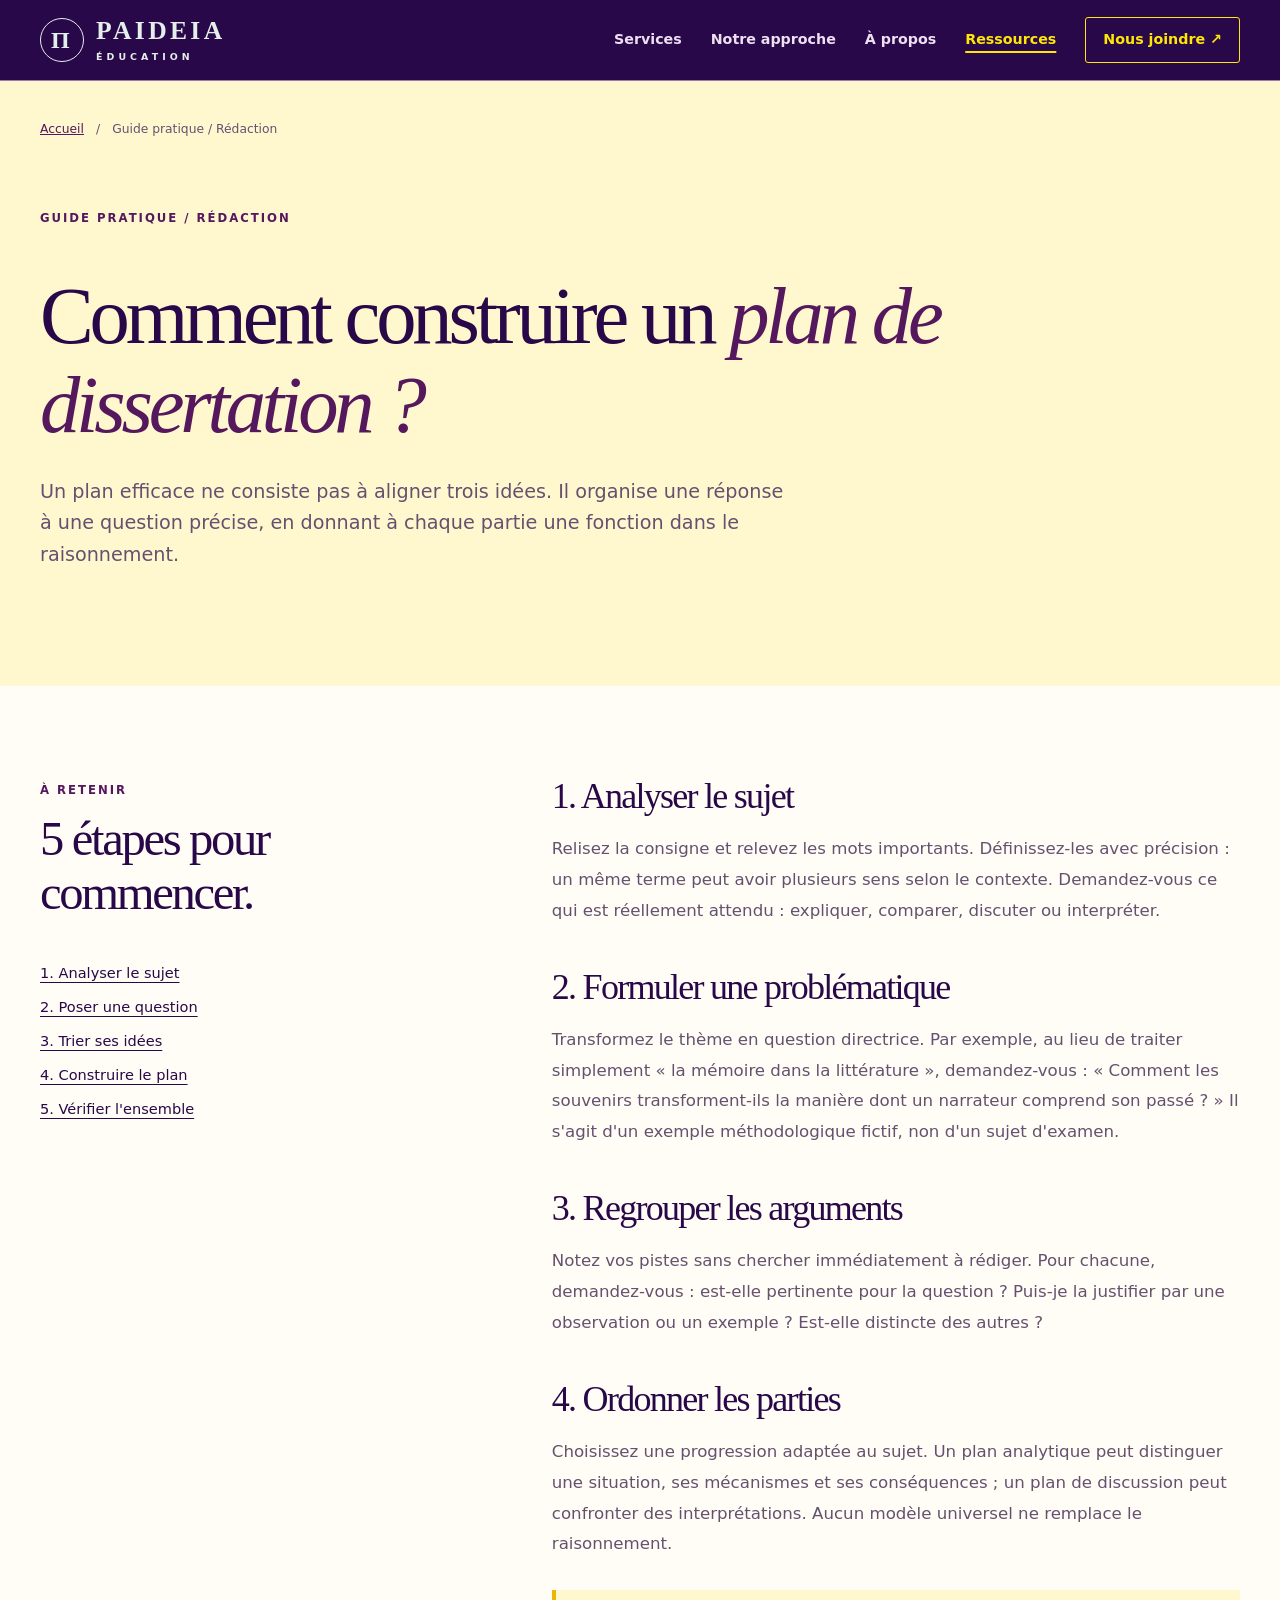
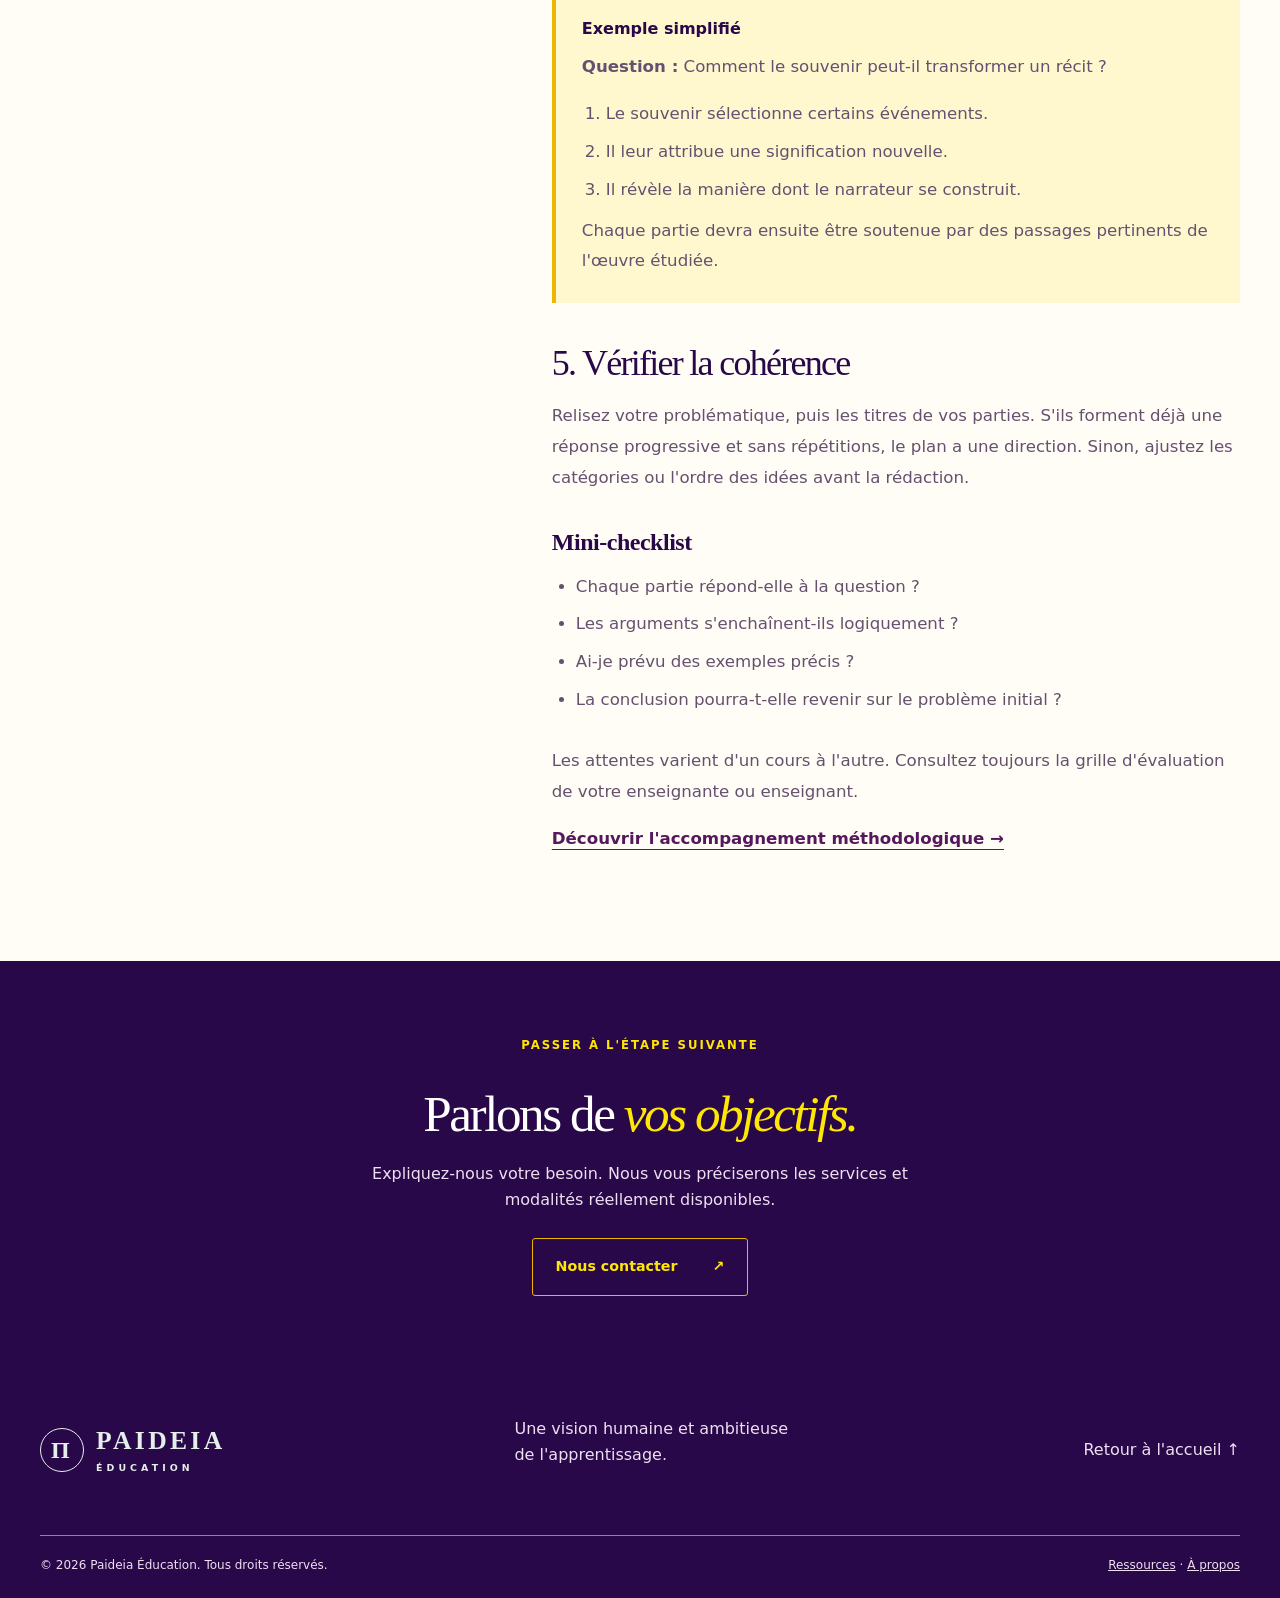
<file: ressources/plan-de-dissertation.html>
<!doctype html>
<html lang="fr-CA"><head>
<meta charset="utf-8"><meta name="viewport" content="width=device-width, initial-scale=1"><meta name="theme-color" content="#290849">
<title>Comment faire un plan de dissertation ? | Paideia Éducation</title>
<meta name="description" content="Guide pratique : analyser un sujet, formuler une problématique, regrouper ses arguments et bâtir un plan de dissertation cohérent, étape par étape.">
<link rel="canonical" href="https://paideiaeducation.ca/ressources/plan-de-dissertation.html">
<meta property="og:type" content="article"><meta property="og:locale" content="fr_CA"><meta property="og:site_name" content="Paideia Éducation"><meta property="og:title" content="Comment faire un plan de dissertation ? | Paideia Éducation"><meta property="og:description" content="Guide pratique : analyser un sujet, formuler une problématique, regrouper ses arguments et bâtir un plan de dissertation cohérent, étape par étape."><meta property="og:url" content="https://paideiaeducation.ca/ressources/plan-de-dissertation.html">
<link rel="icon" href="../favicon.svg" type="image/svg+xml"><link rel="stylesheet" href="../styles.css?v=nav-mauve-fonds-jaunes-20261025"><link rel="stylesheet" href="../pages.css?v=nav-mauve-fonds-jaunes-20261025"><script defer src="../main.js?v=identite-mauve-20261025"></script>
<script type="application/ld+json">{"@context":"https://schema.org","@type":"WebPage","name":"Comment faire un plan de dissertation ?","url":"https://paideiaeducation.ca/ressources/plan-de-dissertation.html","description":"Guide pratique : analyser un sujet, formuler une problématique, regrouper ses arguments et bâtir un plan de dissertation cohérent, étape par étape.","inLanguage":"fr-CA","isPartOf":{"@type":"WebSite","name":"Paideia Éducation","url":"https://paideiaeducation.ca/"}}</script>
</head><body>
<a href="#contenu" class="skip">Aller au contenu</a>
<header class="header"><div class="container nav"><a class="brand" href="../" aria-label="Paideia Éducation — Accueil"><span class="mark" aria-hidden="true">Π</span><span>PAIDEIA<small>ÉDUCATION</small></span></a><button class="menu-toggle" id="menu-toggle" aria-expanded="false" aria-controls="navlinks" aria-label="Ouvrir le menu">☰</button><nav id="navlinks" aria-label="Navigation principale"><a href="../services/">Services</a><a href="../approche.html">Notre approche</a><a href="../a-propos.html">À propos</a><a href="../ressources/">Ressources</a><a class="nav-cta" href="../#contact">Nous joindre <span aria-hidden="true">↗</span></a></nav></div></header>
<main id="contenu"><section class="page-hero"><div class="container"><nav aria-label="Fil d'Ariane" class="breadcrumb"><a href="../">Accueil</a><span aria-hidden="true">/</span><span>Guide pratique / Rédaction</span></nav><p class="eyebrow">Guide pratique / Rédaction</p><h1>Comment construire un <em>plan de dissertation ?</em></h1><p class="lead">Un plan efficace ne consiste pas à aligner trois idées. Il organise une réponse à une question précise, en donnant à chaque partie une fonction dans le raisonnement.</p></div></section><article class="section slim"><div class="container prose-grid"><aside class="aside"><p class="eyebrow">À retenir</p><h2>5 étapes pour commencer.</h2><nav class="toc" aria-label="Sur cette page"><a href="#sujet">1. Analyser le sujet</a><a href="#problematique">2. Poser une question</a><a href="#idees">3. Trier ses idées</a><a href="#plan">4. Construire le plan</a><a href="#revision">5. Vérifier l'ensemble</a></nav></aside><div class="prose"><h2 id="sujet">1. Analyser le sujet</h2><p>Relisez la consigne et relevez les mots importants. Définissez-les avec précision : un même terme peut avoir plusieurs sens selon le contexte. Demandez-vous ce qui est réellement attendu : expliquer, comparer, discuter ou interpréter.</p><h2 id="problematique">2. Formuler une problématique</h2><p>Transformez le thème en question directrice. Par exemple, au lieu de traiter simplement « la mémoire dans la littérature », demandez-vous : « Comment les souvenirs transforment-ils la manière dont un narrateur comprend son passé ? » Il s'agit d'un exemple méthodologique fictif, non d'un sujet d'examen.</p><h2 id="idees">3. Regrouper les arguments</h2><p>Notez vos pistes sans chercher immédiatement à rédiger. Pour chacune, demandez-vous : est-elle pertinente pour la question ? Puis-je la justifier par une observation ou un exemple ? Est-elle distincte des autres ?</p><h2 id="plan">4. Ordonner les parties</h2><p>Choisissez une progression adaptée au sujet. Un plan analytique peut distinguer une situation, ses mécanismes et ses conséquences ; un plan de discussion peut confronter des interprétations. Aucun modèle universel ne remplace le raisonnement.</p><div class="example"><strong>Exemple simplifié</strong><p><b>Question :</b> Comment le souvenir peut-il transformer un récit ?</p><ol><li>Le souvenir sélectionne certains événements.</li><li>Il leur attribue une signification nouvelle.</li><li>Il révèle la manière dont le narrateur se construit.</li></ol><p>Chaque partie devra ensuite être soutenue par des passages pertinents de l'œuvre étudiée.</p></div><h2 id="revision">5. Vérifier la cohérence</h2><p>Relisez votre problématique, puis les titres de vos parties. S'ils forment déjà une réponse progressive et sans répétitions, le plan a une direction. Sinon, ajustez les catégories ou l'ordre des idées avant la rédaction.</p><h3>Mini-checklist</h3><ul><li>Chaque partie répond-elle à la question ?</li><li>Les arguments s'enchaînent-ils logiquement ?</li><li>Ai-je prévu des exemples précis ?</li><li>La conclusion pourra-t-elle revenir sur le problème initial ?</li></ul><p>Les attentes varient d'un cours à l'autre. Consultez toujours la grille d'évaluation de votre enseignante ou enseignant.</p><p><a href="../services/methodologie-redaction.html">Découvrir l'accompagnement méthodologique →</a></p></div></div></article>
<section class="page-cta"><div class="container"><p class="eyebrow light">Passer à l'étape suivante</p><h2>Parlons de <em>vos objectifs.</em></h2><p>Expliquez-nous votre besoin. Nous vous préciserons les services et modalités réellement disponibles.</p><a class="button outline" href="../#contact">Nous contacter <span aria-hidden="true">↗</span></a></div></section>
</main><footer class="footer"><div class="container footer-top"><a class="brand" href="../"><span class="mark" aria-hidden="true">Π</span><span>PAIDEIA<small>ÉDUCATION</small></span></a><p>Une vision humaine et ambitieuse de l'apprentissage.</p><a href="../#contenu">Retour à l'accueil ↑</a></div><div class="container footer-bottom"><span>© <span id="year"></span> Paideia Éducation. Tous droits réservés.</span><span><a href="../ressources/">Ressources</a> · <a href="../a-propos.html">À propos</a></span></div></footer>
</body></html>
</file>
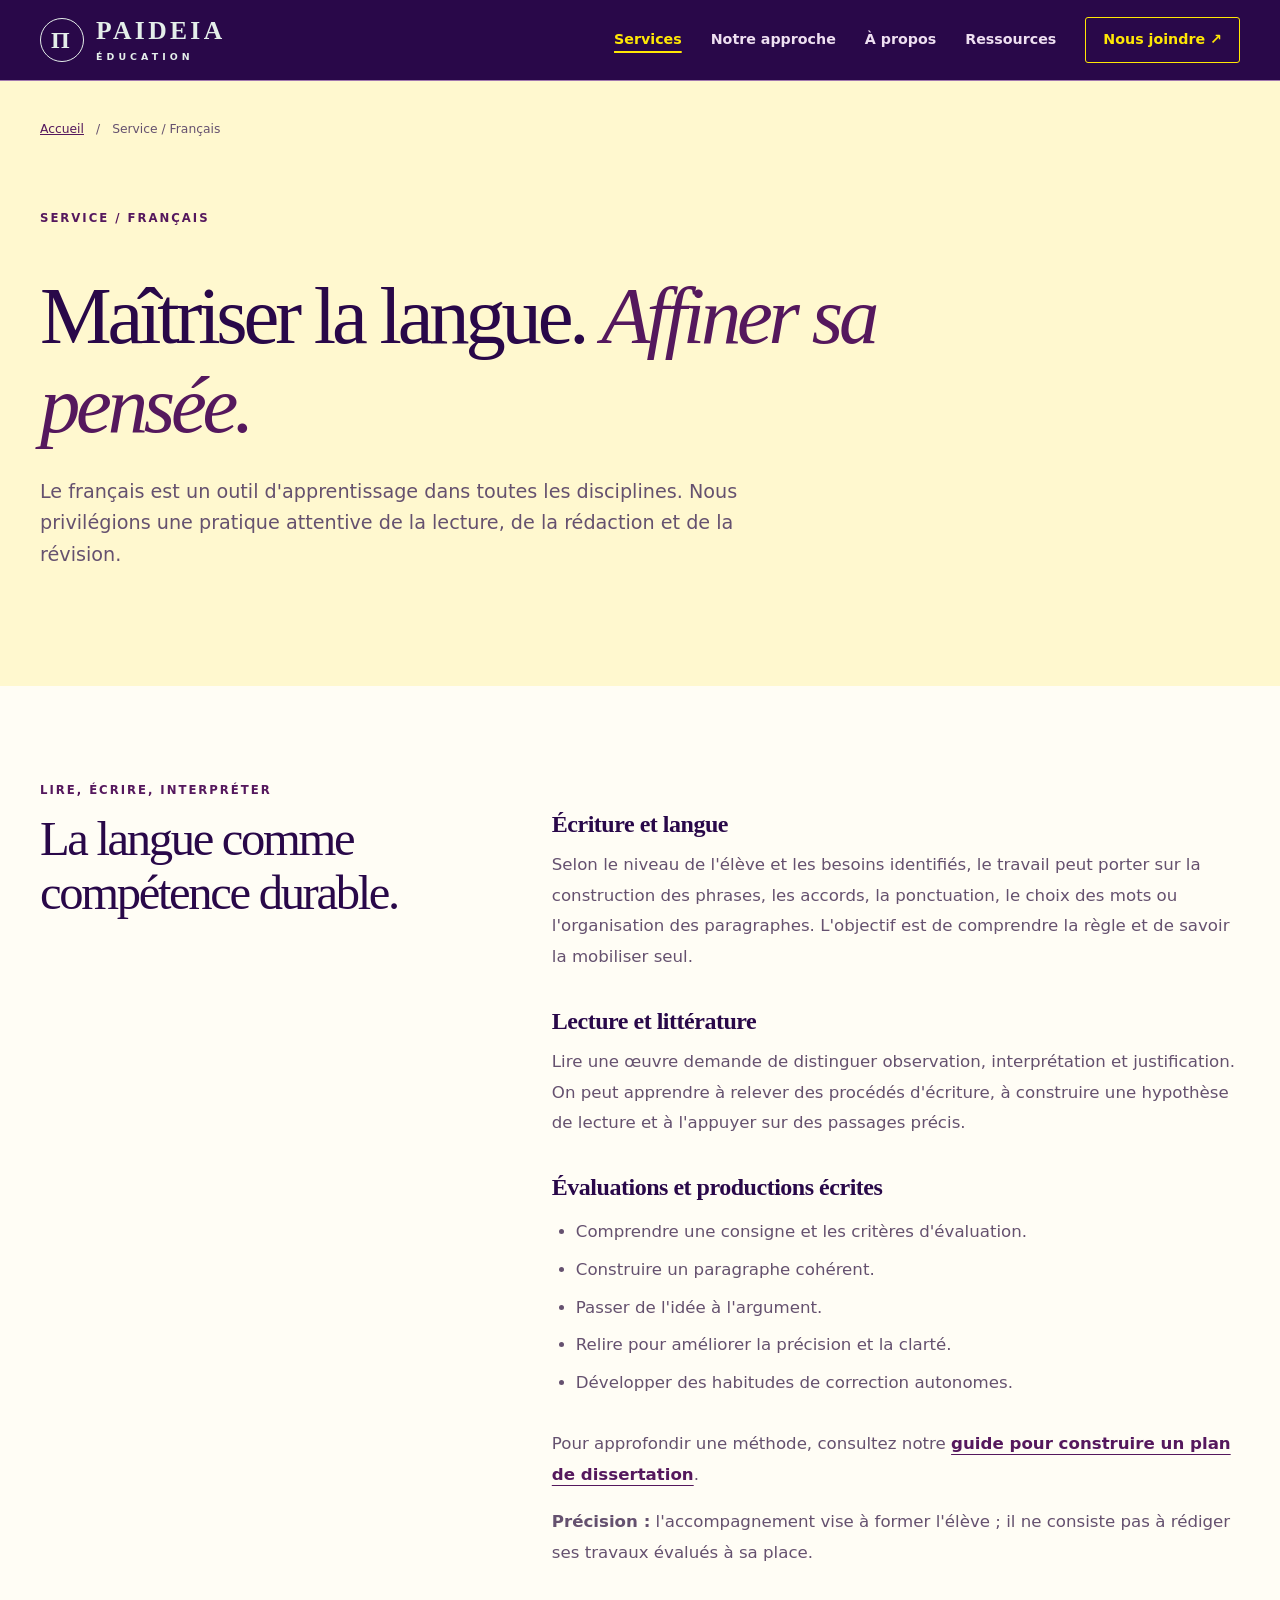
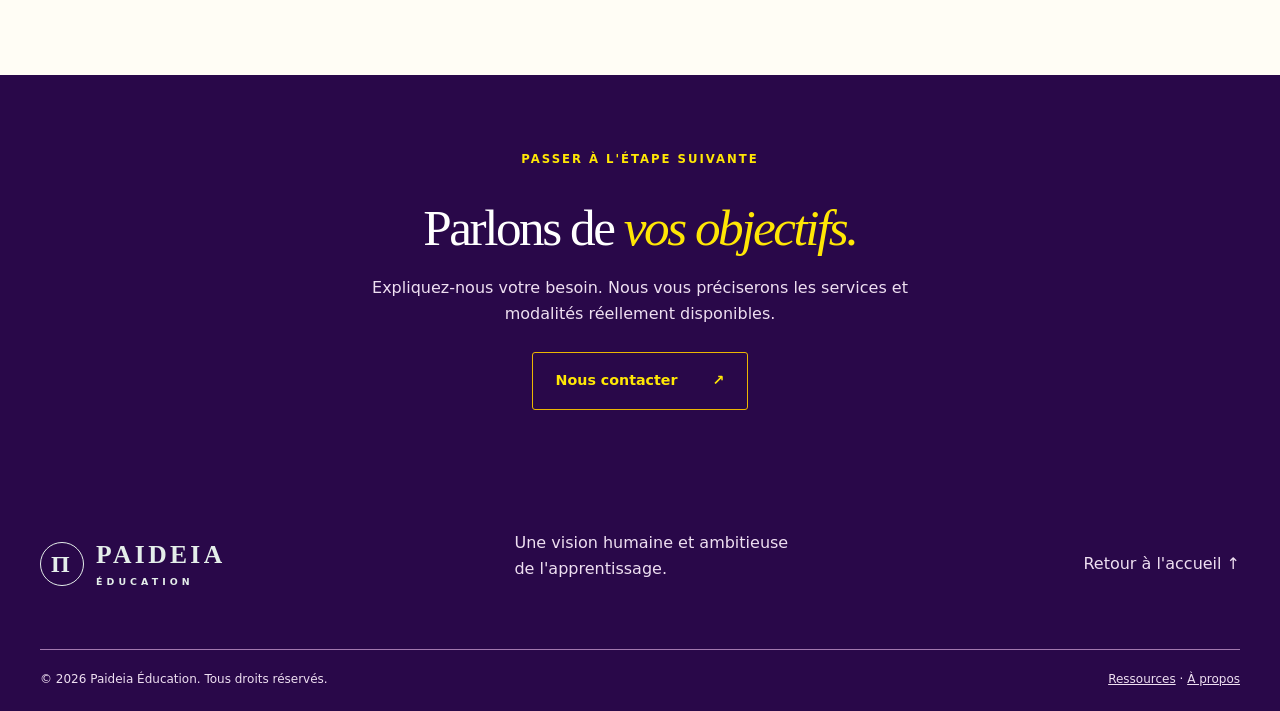
<file: services/francais-litterature.html>
<!doctype html>
<html lang="fr-CA"><head>
<meta charset="utf-8"><meta name="viewport" content="width=device-width, initial-scale=1"><meta name="theme-color" content="#290849">
<title>Tutorat en français et littérature | Paideia Éducation</title>
<meta name="description" content="Améliorer sa maîtrise du français : grammaire, lecture, compréhension, expression écrite, analyse littéraire et préparation aux évaluations.">
<link rel="canonical" href="https://paideiaeducation.ca/services/francais-litterature.html">
<meta property="og:type" content="article"><meta property="og:locale" content="fr_CA"><meta property="og:site_name" content="Paideia Éducation"><meta property="og:title" content="Tutorat en français et littérature | Paideia Éducation"><meta property="og:description" content="Améliorer sa maîtrise du français : grammaire, lecture, compréhension, expression écrite, analyse littéraire et préparation aux évaluations."><meta property="og:url" content="https://paideiaeducation.ca/services/francais-litterature.html">
<link rel="icon" href="../favicon.svg" type="image/svg+xml"><link rel="stylesheet" href="../styles.css?v=nav-mauve-fonds-jaunes-20261025"><link rel="stylesheet" href="../pages.css?v=nav-mauve-fonds-jaunes-20261025"><script defer src="../main.js?v=identite-mauve-20261025"></script>
<script type="application/ld+json">{"@context":"https://schema.org","@type":"WebPage","name":"Tutorat en français et littérature","url":"https://paideiaeducation.ca/services/francais-litterature.html","description":"Améliorer sa maîtrise du français : grammaire, lecture, compréhension, expression écrite, analyse littéraire et préparation aux évaluations.","inLanguage":"fr-CA","isPartOf":{"@type":"WebSite","name":"Paideia Éducation","url":"https://paideiaeducation.ca/"}}</script>
</head><body>
<a href="#contenu" class="skip">Aller au contenu</a>
<header class="header"><div class="container nav"><a class="brand" href="../" aria-label="Paideia Éducation — Accueil"><span class="mark" aria-hidden="true">Π</span><span>PAIDEIA<small>ÉDUCATION</small></span></a><button class="menu-toggle" id="menu-toggle" aria-expanded="false" aria-controls="navlinks" aria-label="Ouvrir le menu">☰</button><nav id="navlinks" aria-label="Navigation principale"><a href="../services/">Services</a><a href="../approche.html">Notre approche</a><a href="../a-propos.html">À propos</a><a href="../ressources/">Ressources</a><a class="nav-cta" href="../#contact">Nous joindre <span aria-hidden="true">↗</span></a></nav></div></header>
<main id="contenu"><section class="page-hero"><div class="container"><nav aria-label="Fil d'Ariane" class="breadcrumb"><a href="../">Accueil</a><span aria-hidden="true">/</span><span>Service / Français</span></nav><p class="eyebrow">Service / Français</p><h1>Maîtriser la langue. <em>Affiner sa pensée.</em></h1><p class="lead">Le français est un outil d'apprentissage dans toutes les disciplines. Nous privilégions une pratique attentive de la lecture, de la rédaction et de la révision.</p></div></section><section class="section slim"><div class="container prose-grid"><div class="aside"><p class="eyebrow">Lire, écrire, interpréter</p><h2>La langue comme compétence durable.</h2></div><div class="prose"><h3>Écriture et langue</h3><p>Selon le niveau de l'élève et les besoins identifiés, le travail peut porter sur la construction des phrases, les accords, la ponctuation, le choix des mots ou l'organisation des paragraphes. L'objectif est de comprendre la règle et de savoir la mobiliser seul.</p><h3>Lecture et littérature</h3><p>Lire une œuvre demande de distinguer observation, interprétation et justification. On peut apprendre à relever des procédés d'écriture, à construire une hypothèse de lecture et à l'appuyer sur des passages précis.</p><h3>Évaluations et productions écrites</h3><ul><li>Comprendre une consigne et les critères d'évaluation.</li><li>Construire un paragraphe cohérent.</li><li>Passer de l'idée à l'argument.</li><li>Relire pour améliorer la précision et la clarté.</li><li>Développer des habitudes de correction autonomes.</li></ul><p>Pour approfondir une méthode, consultez notre <a href="../ressources/plan-de-dissertation.html">guide pour construire un plan de dissertation</a>.</p><p><strong>Précision :</strong> l'accompagnement vise à former l'élève ; il ne consiste pas à rédiger ses travaux évalués à sa place.</p></div></div></section>
<section class="page-cta"><div class="container"><p class="eyebrow light">Passer à l'étape suivante</p><h2>Parlons de <em>vos objectifs.</em></h2><p>Expliquez-nous votre besoin. Nous vous préciserons les services et modalités réellement disponibles.</p><a class="button outline" href="../#contact">Nous contacter <span aria-hidden="true">↗</span></a></div></section>
</main><footer class="footer"><div class="container footer-top"><a class="brand" href="../"><span class="mark" aria-hidden="true">Π</span><span>PAIDEIA<small>ÉDUCATION</small></span></a><p>Une vision humaine et ambitieuse de l'apprentissage.</p><a href="../#contenu">Retour à l'accueil ↑</a></div><div class="container footer-bottom"><span>© <span id="year"></span> Paideia Éducation. Tous droits réservés.</span><span><a href="../ressources/">Ressources</a> · <a href="../a-propos.html">À propos</a></span></div></footer>
</body></html>
</file>
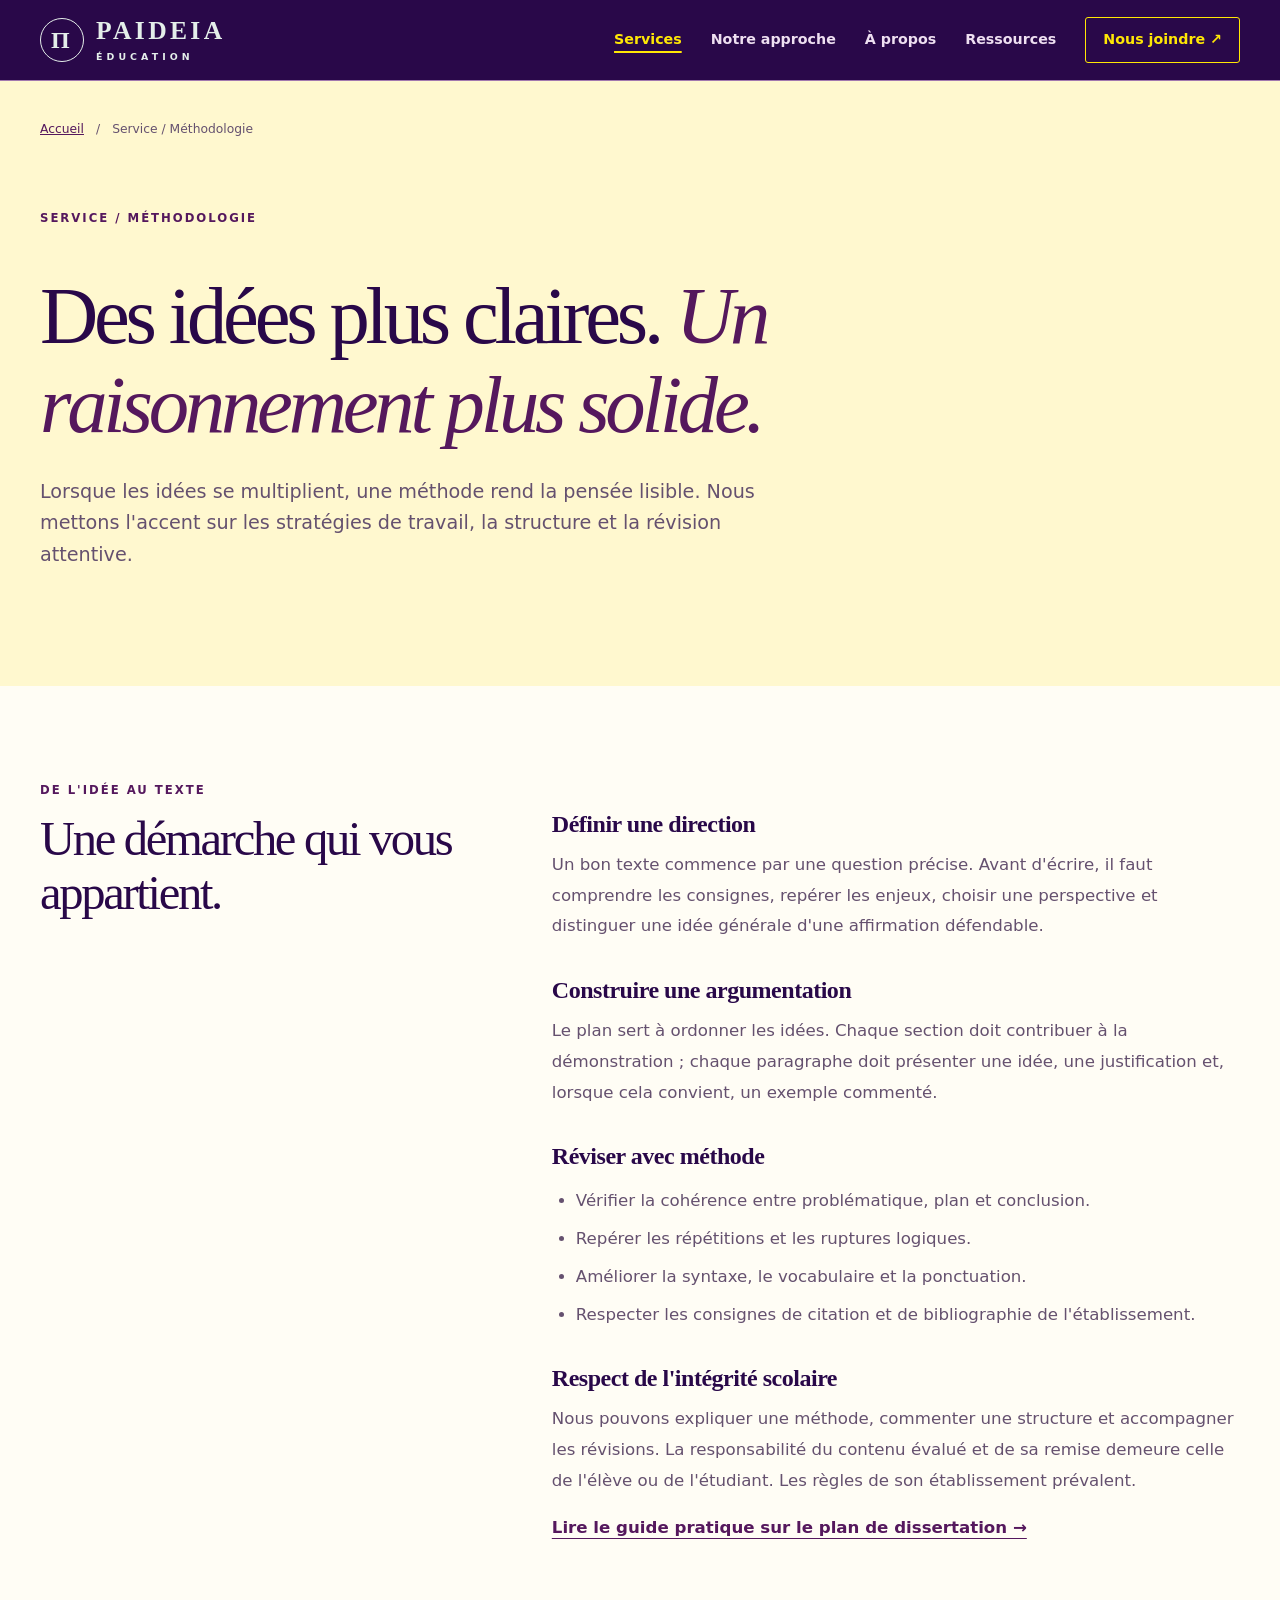
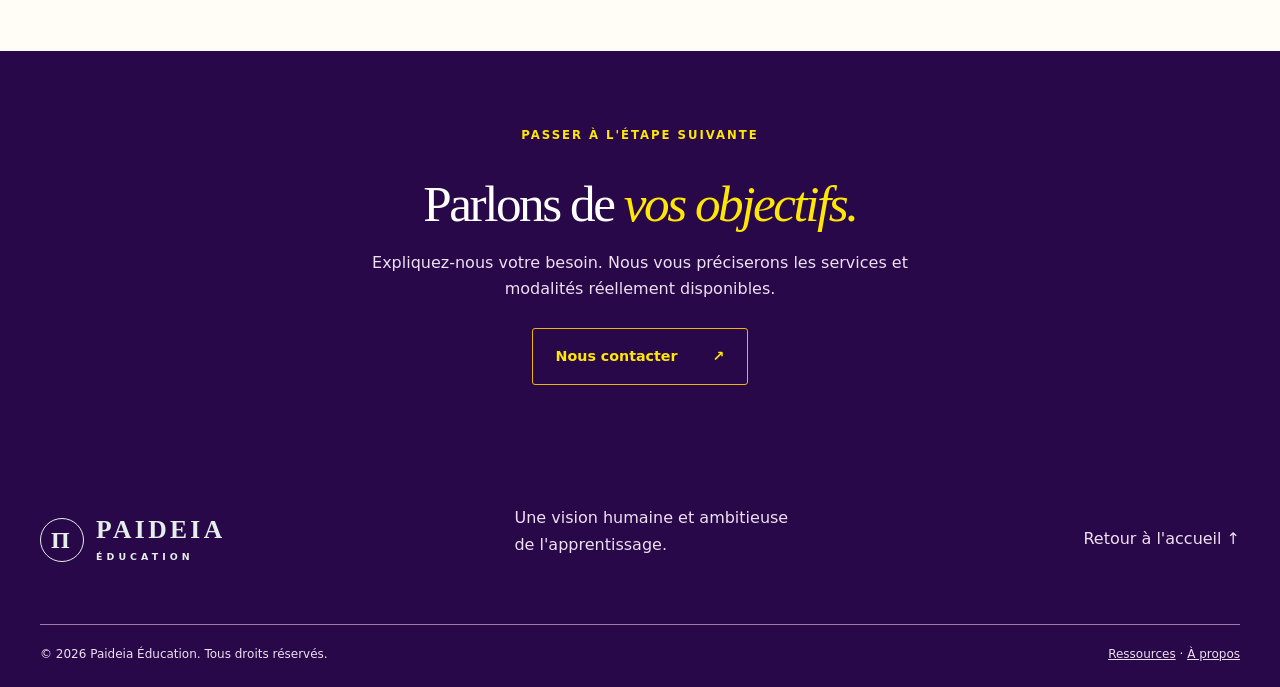
<file: services/methodologie-redaction.html>
<!doctype html>
<html lang="fr-CA"><head>
<meta charset="utf-8"><meta name="viewport" content="width=device-width, initial-scale=1"><meta name="theme-color" content="#290849">
<title>Méthodologie et accompagnement à la rédaction | Paideia Éducation</title>
<meta name="description" content="Méthodologie des travaux écrits : problématique, plan, argumentation, bibliographie et révision linguistique dans le respect de l'intégrité académique.">
<link rel="canonical" href="https://paideiaeducation.ca/services/methodologie-redaction.html">
<meta property="og:type" content="article"><meta property="og:locale" content="fr_CA"><meta property="og:site_name" content="Paideia Éducation"><meta property="og:title" content="Méthodologie et accompagnement à la rédaction | Paideia Éducation"><meta property="og:description" content="Méthodologie des travaux écrits : problématique, plan, argumentation, bibliographie et révision linguistique dans le respect de l'intégrité académique."><meta property="og:url" content="https://paideiaeducation.ca/services/methodologie-redaction.html">
<link rel="icon" href="../favicon.svg" type="image/svg+xml"><link rel="stylesheet" href="../styles.css?v=nav-mauve-fonds-jaunes-20261025"><link rel="stylesheet" href="../pages.css?v=nav-mauve-fonds-jaunes-20261025"><script defer src="../main.js?v=identite-mauve-20261025"></script>
<script type="application/ld+json">{"@context":"https://schema.org","@type":"WebPage","name":"Méthodologie et accompagnement à la rédaction","url":"https://paideiaeducation.ca/services/methodologie-redaction.html","description":"Méthodologie des travaux écrits : problématique, plan, argumentation, bibliographie et révision linguistique dans le respect de l'intégrité académique.","inLanguage":"fr-CA","isPartOf":{"@type":"WebSite","name":"Paideia Éducation","url":"https://paideiaeducation.ca/"}}</script>
</head><body>
<a href="#contenu" class="skip">Aller au contenu</a>
<header class="header"><div class="container nav"><a class="brand" href="../" aria-label="Paideia Éducation — Accueil"><span class="mark" aria-hidden="true">Π</span><span>PAIDEIA<small>ÉDUCATION</small></span></a><button class="menu-toggle" id="menu-toggle" aria-expanded="false" aria-controls="navlinks" aria-label="Ouvrir le menu">☰</button><nav id="navlinks" aria-label="Navigation principale"><a href="../services/">Services</a><a href="../approche.html">Notre approche</a><a href="../a-propos.html">À propos</a><a href="../ressources/">Ressources</a><a class="nav-cta" href="../#contact">Nous joindre <span aria-hidden="true">↗</span></a></nav></div></header>
<main id="contenu"><section class="page-hero"><div class="container"><nav aria-label="Fil d'Ariane" class="breadcrumb"><a href="../">Accueil</a><span aria-hidden="true">/</span><span>Service / Méthodologie</span></nav><p class="eyebrow">Service / Méthodologie</p><h1>Des idées plus claires. <em>Un raisonnement plus solide.</em></h1><p class="lead">Lorsque les idées se multiplient, une méthode rend la pensée lisible. Nous mettons l'accent sur les stratégies de travail, la structure et la révision attentive.</p></div></section><section class="section slim"><div class="container prose-grid"><div class="aside"><p class="eyebrow">De l'idée au texte</p><h2>Une démarche qui vous appartient.</h2></div><div class="prose"><h3>Définir une direction</h3><p>Un bon texte commence par une question précise. Avant d'écrire, il faut comprendre les consignes, repérer les enjeux, choisir une perspective et distinguer une idée générale d'une affirmation défendable.</p><h3>Construire une argumentation</h3><p>Le plan sert à ordonner les idées. Chaque section doit contribuer à la démonstration ; chaque paragraphe doit présenter une idée, une justification et, lorsque cela convient, un exemple commenté.</p><h3>Réviser avec méthode</h3><ul><li>Vérifier la cohérence entre problématique, plan et conclusion.</li><li>Repérer les répétitions et les ruptures logiques.</li><li>Améliorer la syntaxe, le vocabulaire et la ponctuation.</li><li>Respecter les consignes de citation et de bibliographie de l'établissement.</li></ul><h3>Respect de l'intégrité scolaire</h3><p>Nous pouvons expliquer une méthode, commenter une structure et accompagner les révisions. La responsabilité du contenu évalué et de sa remise demeure celle de l'élève ou de l'étudiant. Les règles de son établissement prévalent.</p><p><a href="../ressources/plan-de-dissertation.html">Lire le guide pratique sur le plan de dissertation →</a></p></div></div></section>
<section class="page-cta"><div class="container"><p class="eyebrow light">Passer à l'étape suivante</p><h2>Parlons de <em>vos objectifs.</em></h2><p>Expliquez-nous votre besoin. Nous vous préciserons les services et modalités réellement disponibles.</p><a class="button outline" href="../#contact">Nous contacter <span aria-hidden="true">↗</span></a></div></section>
</main><footer class="footer"><div class="container footer-top"><a class="brand" href="../"><span class="mark" aria-hidden="true">Π</span><span>PAIDEIA<small>ÉDUCATION</small></span></a><p>Une vision humaine et ambitieuse de l'apprentissage.</p><a href="../#contenu">Retour à l'accueil ↑</a></div><div class="container footer-bottom"><span>© <span id="year"></span> Paideia Éducation. Tous droits réservés.</span><span><a href="../ressources/">Ressources</a> · <a href="../a-propos.html">À propos</a></span></div></footer>
</body></html>
</file>
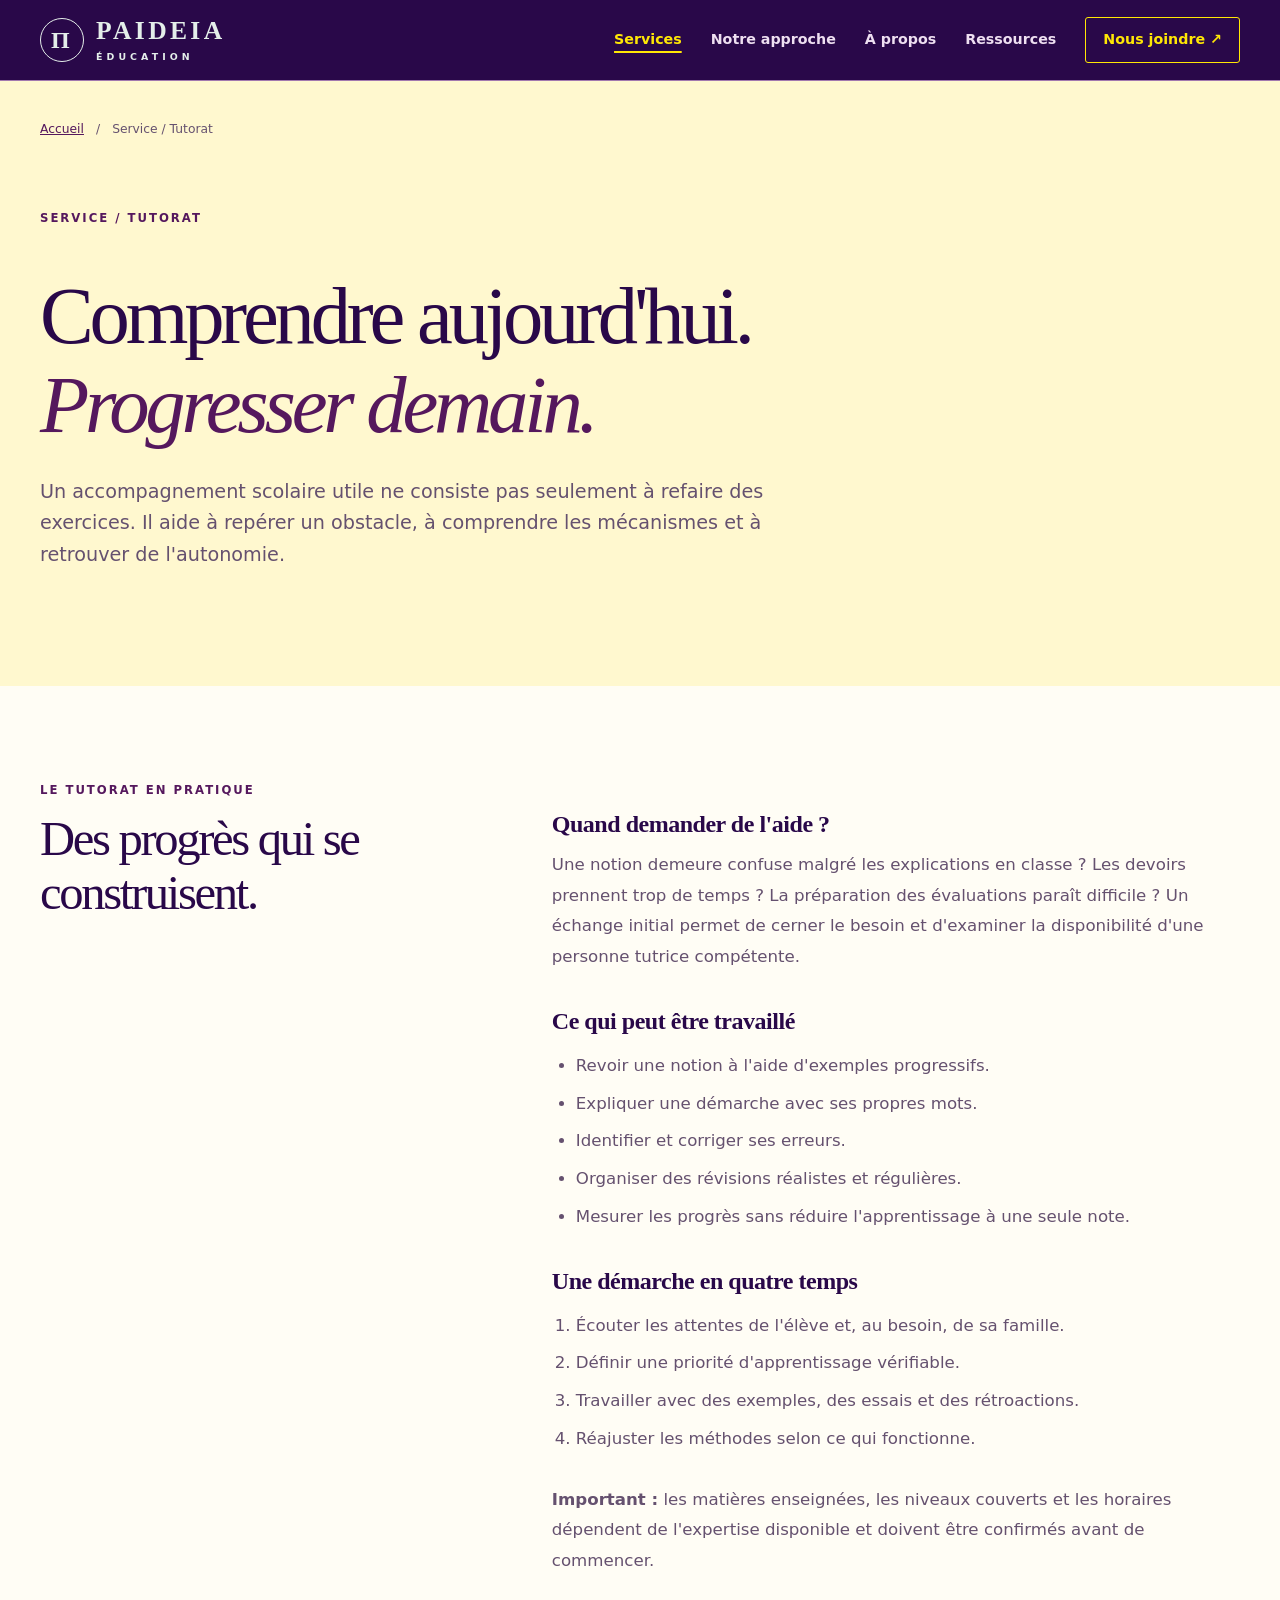
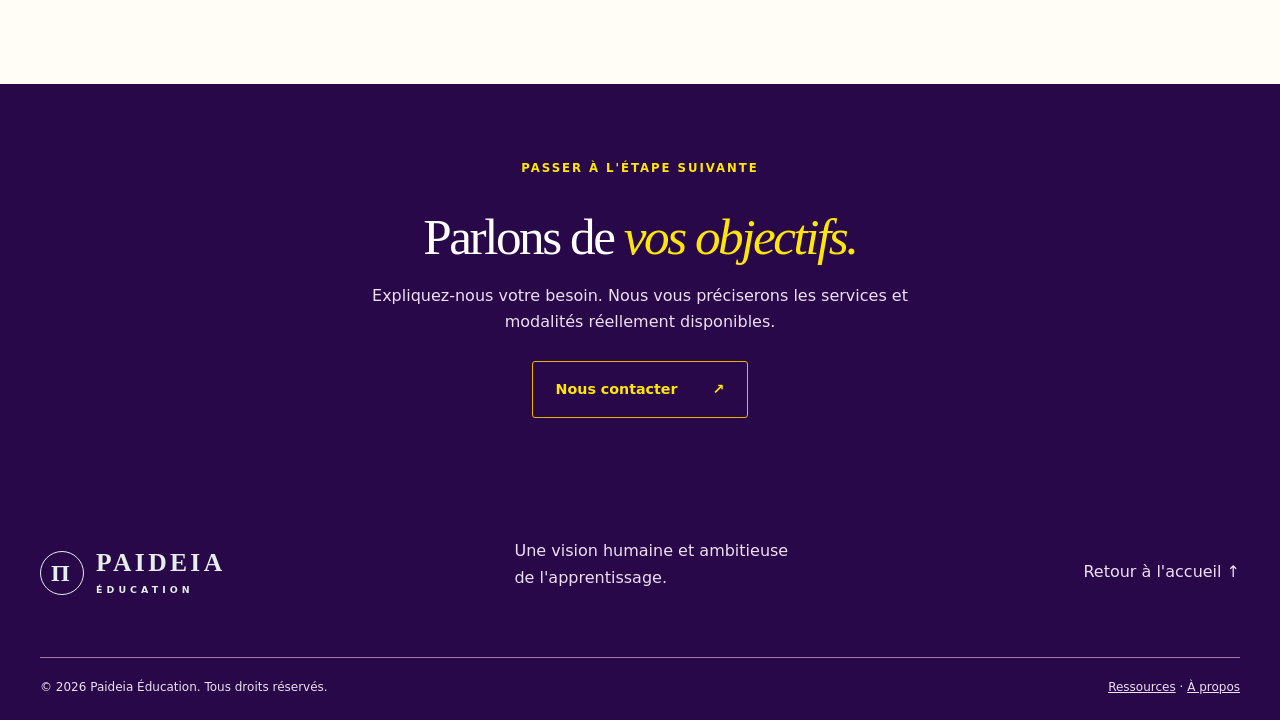
<file: services/tutorat.html>
<!doctype html>
<html lang="fr-CA"><head>
<meta charset="utf-8"><meta name="viewport" content="width=device-width, initial-scale=1"><meta name="theme-color" content="#290849">
<title>Tutorat et soutien scolaire | Paideia Éducation</title>
<meta name="description" content="Tutorat et soutien scolaire personnalisé : diagnostic des besoins, explications claires, exercices ciblés et méthodes de travail avec Paideia Éducation.">
<link rel="canonical" href="https://paideiaeducation.ca/services/tutorat.html">
<meta property="og:type" content="article"><meta property="og:locale" content="fr_CA"><meta property="og:site_name" content="Paideia Éducation"><meta property="og:title" content="Tutorat et soutien scolaire | Paideia Éducation"><meta property="og:description" content="Tutorat et soutien scolaire personnalisé : diagnostic des besoins, explications claires, exercices ciblés et méthodes de travail avec Paideia Éducation."><meta property="og:url" content="https://paideiaeducation.ca/services/tutorat.html">
<link rel="icon" href="../favicon.svg" type="image/svg+xml"><link rel="stylesheet" href="../styles.css?v=nav-mauve-fonds-jaunes-20261025"><link rel="stylesheet" href="../pages.css?v=nav-mauve-fonds-jaunes-20261025"><script defer src="../main.js?v=identite-mauve-20261025"></script>
<script type="application/ld+json">{"@context":"https://schema.org","@type":"WebPage","name":"Tutorat et soutien scolaire","url":"https://paideiaeducation.ca/services/tutorat.html","description":"Tutorat et soutien scolaire personnalisé : diagnostic des besoins, explications claires, exercices ciblés et méthodes de travail avec Paideia Éducation.","inLanguage":"fr-CA","isPartOf":{"@type":"WebSite","name":"Paideia Éducation","url":"https://paideiaeducation.ca/"}}</script>
</head><body>
<a href="#contenu" class="skip">Aller au contenu</a>
<header class="header"><div class="container nav"><a class="brand" href="../" aria-label="Paideia Éducation — Accueil"><span class="mark" aria-hidden="true">Π</span><span>PAIDEIA<small>ÉDUCATION</small></span></a><button class="menu-toggle" id="menu-toggle" aria-expanded="false" aria-controls="navlinks" aria-label="Ouvrir le menu">☰</button><nav id="navlinks" aria-label="Navigation principale"><a href="../services/">Services</a><a href="../approche.html">Notre approche</a><a href="../a-propos.html">À propos</a><a href="../ressources/">Ressources</a><a class="nav-cta" href="../#contact">Nous joindre <span aria-hidden="true">↗</span></a></nav></div></header>
<main id="contenu"><section class="page-hero"><div class="container"><nav aria-label="Fil d'Ariane" class="breadcrumb"><a href="../">Accueil</a><span aria-hidden="true">/</span><span>Service / Tutorat</span></nav><p class="eyebrow">Service / Tutorat</p><h1>Comprendre aujourd'hui. <em>Progresser demain.</em></h1><p class="lead">Un accompagnement scolaire utile ne consiste pas seulement à refaire des exercices. Il aide à repérer un obstacle, à comprendre les mécanismes et à retrouver de l'autonomie.</p></div></section><section class="section slim"><div class="container prose-grid"><div class="aside"><p class="eyebrow">Le tutorat en pratique</p><h2>Des progrès qui se construisent.</h2></div><div class="prose"><h3>Quand demander de l'aide ?</h3><p>Une notion demeure confuse malgré les explications en classe ? Les devoirs prennent trop de temps ? La préparation des évaluations paraît difficile ? Un échange initial permet de cerner le besoin et d'examiner la disponibilité d'une personne tutrice compétente.</p><h3>Ce qui peut être travaillé</h3><ul><li>Revoir une notion à l'aide d'exemples progressifs.</li><li>Expliquer une démarche avec ses propres mots.</li><li>Identifier et corriger ses erreurs.</li><li>Organiser des révisions réalistes et régulières.</li><li>Mesurer les progrès sans réduire l'apprentissage à une seule note.</li></ul><h3>Une démarche en quatre temps</h3><ol><li>Écouter les attentes de l'élève et, au besoin, de sa famille.</li><li>Définir une priorité d'apprentissage vérifiable.</li><li>Travailler avec des exemples, des essais et des rétroactions.</li><li>Réajuster les méthodes selon ce qui fonctionne.</li></ol><p><strong>Important :</strong> les matières enseignées, les niveaux couverts et les horaires dépendent de l'expertise disponible et doivent être confirmés avant de commencer.</p></div></div></section>
<section class="page-cta"><div class="container"><p class="eyebrow light">Passer à l'étape suivante</p><h2>Parlons de <em>vos objectifs.</em></h2><p>Expliquez-nous votre besoin. Nous vous préciserons les services et modalités réellement disponibles.</p><a class="button outline" href="../#contact">Nous contacter <span aria-hidden="true">↗</span></a></div></section>
</main><footer class="footer"><div class="container footer-top"><a class="brand" href="../"><span class="mark" aria-hidden="true">Π</span><span>PAIDEIA<small>ÉDUCATION</small></span></a><p>Une vision humaine et ambitieuse de l'apprentissage.</p><a href="../#contenu">Retour à l'accueil ↑</a></div><div class="container footer-bottom"><span>© <span id="year"></span> Paideia Éducation. Tous droits réservés.</span><span><a href="../ressources/">Ressources</a> · <a href="../a-propos.html">À propos</a></span></div></footer>
</body></html>
</file>
<file: styles.css>
/* Identité Paideia : mauve profond, textes clairs et accents jaunes. */
:root{
  --brand-deep:#290849;
  --brand-purple:#55185d;
  --brand-yellow:#ffe705;
  --brand-gold:#ecb602;
  --ink:var(--brand-deep);
  --cream:#fff8cf;
  --paper:#fffdf5;
  --surface:#ffffff;
  --highlight:var(--brand-yellow);
  --gold:var(--brand-gold);
  --muted:#65516f;
  --line:#dacde0;
  --line-on-dark:#a279af;
  --control-line:#9f89ab;
  --on-dark:#eedff1;
  --logo-on-dark:#e4eeea;
  --accent-soft:#fff8cf;
  --art-start:#885394;
  --art-orbit:rgba(255,255,255,.45);
  --art-glow:#ecb60255;
  --art-overlay:rgba(41,8,73,.9);
}
*{box-sizing:border-box}
html{scroll-behavior:smooth;scroll-padding-top:90px}
body{margin:0;background:var(--paper);color:var(--ink);font:16px/1.65 system-ui,-apple-system,BlinkMacSystemFont,"Segoe UI",sans-serif}
h1,h2,h3,p{margin-top:0}
h1,h2,h3{line-height:1.12}
h1,h2,.quote-band blockquote{font-family:Georgia,"Times New Roman",serif;font-weight:400}
h1{font-size:clamp(3.5rem,7.1vw,7.7rem);letter-spacing:-.055em}
h2{font-size:clamp(2.5rem,4.5vw,5rem);letter-spacing:-.048em}
h3{font-size:1.5rem;letter-spacing:-.02em}
em{color:var(--brand-purple);font-weight:400}
a{color:inherit}
button,input,textarea,select{font:inherit}
button,a,input,textarea,select,summary{outline-offset:4px}
:focus-visible{outline:3px solid var(--brand-purple)}
.container{width:min(1200px,calc(100% - 48px));margin-inline:auto}
.section{padding:110px 0}
.eyebrow{font-size:.73rem;letter-spacing:.17em;text-transform:uppercase;font-weight:700;color:var(--brand-purple);display:inline-flex;align-items:center;gap:12px}
.dot{width:7px;height:7px;background:var(--brand-purple);border-radius:50%}
.light{color:var(--highlight)}
.header{position:sticky;top:0;background:var(--brand-deep);color:var(--on-dark);z-index:10;border-bottom:1px solid var(--line-on-dark)}
.nav{min-height:80px;display:flex;justify-content:space-between;align-items:center;gap:28px}
.brand{text-decoration:none;display:inline-flex;gap:12px;align-items:center;font-family:Georgia,serif;font-size:1.6rem;letter-spacing:.13em;line-height:1;font-weight:700}
.brand small{display:block;font:600 .59rem system-ui,sans-serif;letter-spacing:.43em;margin-top:8px}
.mark{width:44px;height:44px;border:1px solid currentColor;border-radius:50%;display:grid;place-items:center;font-size:1.5rem}
.nav nav{display:flex;align-items:center;gap:29px}
.nav nav a{text-decoration:none;font-size:.89rem;font-weight:600;transition:color .2s,background-color .2s,border-color .2s}
.text-link:hover,.under-link:hover{color:var(--brand-purple)}
.nav nav a:not(.nav-cta):hover,.nav nav a:not(.nav-cta):focus-visible,.nav nav a[aria-current]{color:var(--brand-yellow)}
.nav nav a[aria-current]{text-decoration:underline;text-decoration-thickness:2px;text-underline-offset:7px}
.nav nav .nav-cta{background:transparent;color:var(--brand-yellow);border:1px solid var(--brand-yellow);padding:10px 17px;border-radius:3px}
.nav nav .nav-cta:hover,.nav nav .nav-cta:focus-visible{background:var(--brand-yellow);color:var(--brand-deep)}
.menu-toggle{display:none;background:none;color:var(--on-dark);border:0;font-size:1.7rem;cursor:pointer}
.menu-toggle:hover,.menu-toggle:focus-visible,.menu-toggle[aria-expanded="true"]{color:var(--brand-yellow)}
.hero{background:var(--brand-yellow);overflow:hidden}
.hero-grid{min-height:690px;display:grid;grid-template-columns:1.24fr .76fr;gap:35px;align-items:center}
.hero h1{margin:29px 0}
.lead{max-width:585px;font-size:1.2rem;color:var(--muted)}
.actions{display:flex;align-items:center;flex-wrap:wrap;gap:25px;margin:37px 0 60px}
.button{border:1px solid transparent;display:inline-flex;justify-content:space-between;gap:35px;align-items:center;padding:16px 23px;text-decoration:none;border-radius:3px;font-weight:700;cursor:pointer;font-size:.89rem}
.button.primary{background:var(--brand-purple);color:var(--brand-yellow)}
.button.primary:hover{background:var(--brand-deep)}
.button.outline{background:transparent;color:var(--brand-yellow);border-color:var(--gold)}
.text-link,.under-link{font-weight:700;text-decoration:none;border-bottom:1px solid currentColor;padding-bottom:6px;font-size:.91rem}
.hero-notes{display:flex;gap:17px;flex-wrap:wrap}
.hero-notes span{font-size:.73rem;color:var(--muted);text-transform:uppercase;letter-spacing:.08em}
.hero-notes span:not(:last-child):after{content:" ·";margin-left:10px;color:var(--brand-purple)}
.hero-art{position:relative;min-height:575px;border-radius:210px 210px 6px 6px;background:linear-gradient(155deg,var(--art-start),var(--brand-purple) 68%,var(--brand-deep));overflow:hidden;isolation:isolate;display:flex;flex-direction:column;justify-content:flex-end;padding:36px}
.art-orbit{border:1px solid var(--art-orbit);position:absolute;border-radius:50%;height:380px;width:380px;left:50%;top:40%;transform:translate(-50%,-50%)}
.orbit-two{width:510px;height:510px}
.art-sun{position:absolute;width:170px;height:170px;background:var(--brand-yellow);border-radius:50%;left:55%;top:17%;box-shadow:0 0 80px var(--art-glow)}
.art-column{position:absolute;width:165px;height:280px;left:42%;top:37%;background:repeating-linear-gradient(90deg,var(--cream) 0 21px,var(--brand-gold) 22px 27px);clip-path:polygon(0 10%,100% 10%,100% 95%,0 95%);transform:rotate(-10deg);box-shadow:30px 20px 10px var(--brand-deep)}
.art-quote{z-index:1;color:var(--surface);font:italic 1.5rem/1.4 Georgia,serif;max-width:340px;text-shadow:0 2px 9px var(--brand-deep)}
.art-number{z-index:1;margin-top:25px;color:var(--on-dark);font-size:.61rem;letter-spacing:.2em}
.intro{background:var(--surface)}
.intro-grid{display:grid;grid-template-columns:1.25fr .75fr;gap:90px;align-items:end}
.intro-grid p:not(.eyebrow){font-size:1.16rem;color:var(--muted)}
.section-head{display:flex;justify-content:space-between;align-items:end;gap:70px;margin-bottom:44px}
.section-head>*{max-width:740px}
.section-head>p{max-width:340px;color:var(--muted)}
.services{background:var(--cream)}
.cards{display:grid;grid-template-columns:repeat(3,1fr);gap:18px}
.service-card{background:var(--surface);padding:32px;min-height:370px;display:flex;align-items:start;flex-direction:column;border:1px solid var(--line);transition:transform .2s,border-color .2s}
.service-card:hover{transform:translateY(-5px);border-color:var(--brand-purple)}
.card-num{font-size:.7rem;letter-spacing:.13em;color:var(--brand-purple);font-weight:700}
.service-icon{font:2.7rem Georgia,serif;color:var(--brand-purple);margin:30px 0 20px}
.service-card p{color:var(--muted)}
.service-card a{margin-top:auto;font-weight:700;text-decoration:none;font-size:.86rem;border-bottom:1px solid var(--line)}
.footnote{font-size:.79rem;color:var(--muted);margin:22px 0 0}
.approach{background:var(--brand-purple);color:var(--surface)}
.approach-grid{display:grid;grid-template-columns:1fr 1fr;gap:120px}
.approach h2 em,.contact h2 em{color:var(--brand-yellow)}
.approach-grid>div>p:not(.eyebrow){color:var(--on-dark);max-width:480px}
.approach .button{margin-top:20px}
.steps>div{display:grid;grid-template-columns:45px 1fr;gap:24px;border-top:1px solid var(--line-on-dark);padding:22px 0}
.steps span{color:var(--brand-yellow);font-size:.79rem}
.steps h3{font-family:Georgia,serif;margin:0 0 9px}
.steps p{color:var(--on-dark);margin-bottom:0}
.audiences{display:grid;grid-template-columns:repeat(4,1fr);gap:12px}
.audiences>div{border-top:2px solid var(--gold);background:var(--cream);padding:26px;min-height:190px}
.audiences strong{font:1.45rem Georgia,serif}
.audiences p{color:var(--muted);font-size:.93rem;margin-top:15px}
.quote-band{text-align:center;padding:92px 0;background:var(--brand-gold)}
.quote-band .container{max-width:930px}
.quote-band span{font:5rem Georgia,serif;color:var(--brand-purple);line-height:.7}
.quote-band blockquote{font-size:clamp(1.65rem,3vw,2.8rem);line-height:1.4;margin:10px 0 35px}
.quote-band p{letter-spacing:.18em;font-size:.72rem;font-weight:700}
.faq-grid{display:grid;grid-template-columns:.85fr 1.15fr;gap:95px}
.faq-grid>div>p:not(.eyebrow){color:var(--muted)}
.faq details{border-top:1px solid var(--line);padding:24px 0}
.faq details:last-child{border-bottom:1px solid var(--line)}
.faq summary{cursor:pointer;font-weight:700;list-style:none;display:flex;justify-content:space-between;gap:15px}
.faq summary:after{content:"+";font-size:1.35rem;color:var(--brand-purple)}
.faq details[open] summary:after{content:"−"}
.faq details p{color:var(--muted);margin:18px 0 0}
.contact{background:var(--brand-deep);color:var(--surface)}
.contact-grid{display:grid;grid-template-columns:1fr 1fr;gap:110px}
.contact-grid>div>p:not(.eyebrow){color:var(--on-dark);max-width:480px}
.contact-grid .privacy-note{font-size:.78rem;color:var(--on-dark)}
.contact-form{background:var(--paper);padding:38px;color:var(--ink);display:grid;gap:10px}
.contact-form label{font-weight:700;font-size:.81rem}
.contact-form input,.contact-form textarea,.contact-form select{background:var(--surface);width:100%;border:1px solid var(--control-line);padding:11px;border-radius:2px;margin-bottom:12px;color:var(--ink)}
.contact-form button{width:100%}
.contact-form p{font-size:.76rem;color:var(--muted);margin:0}
.contact-form #form-status{font-weight:700;color:var(--brand-purple)}
.footer{background:var(--brand-deep);color:var(--on-dark);padding:50px 0 22px}
.footer-top{display:flex;align-items:center;justify-content:space-between;gap:25px;padding-bottom:50px}
.footer-top p{max-width:280px}
.footer-top>a:last-child{text-decoration:none}
.footer-bottom{display:flex;justify-content:space-between;gap:25px;font-size:.75rem;border-top:1px solid var(--line-on-dark);padding-top:20px;color:var(--on-dark)}
.skip{position:absolute;top:-100px;left:15px;background:var(--surface);padding:8px;z-index:50}
.skip:focus{top:12px}
@media(max-width:900px){.nav nav{gap:14px}
.hero-grid,.intro-grid,.approach-grid,.faq-grid,.contact-grid{grid-template-columns:1fr;gap:44px}
.hero-grid{padding:70px 0}
.hero-art{min-height:430px;max-width:570px;width:100%;margin:auto}
.section-head{display:block}
.section-head>p{max-width:560px}
.audiences{grid-template-columns:repeat(2,1fr)}
.approach-grid{gap:45px}}
@media(max-width:650px){.container{width:min(100% - 32px,1200px)}
.section{padding:72px 0}
.nav{min-height:70px}
.brand{font-size:1.15rem}
.mark{width:35px;height:35px}
.menu-toggle{display:block}
.nav nav{display:none;position:absolute;top:70px;left:0;right:0;padding:25px 20px 30px;background:var(--brand-deep);border-bottom:1px solid var(--line-on-dark);flex-direction:column;align-items:stretch}
.nav nav.is-open{display:flex}
.hero-grid{padding:60px 0}
.hero h1{font-size:clamp(3rem,12vw,4.9rem)}
.lead{font-size:1.06rem}
.actions{margin-bottom:35px}
.hero-art{min-height:400px}
.cards,.audiences{grid-template-columns:1fr}
.service-card{min-height:290px}
.footer-top,.footer-bottom{align-items:start;flex-direction:column}
.contact-form{padding:23px}
.intro-grid{gap:10px}}
@media(prefers-reduced-motion:reduce){html{scroll-behavior:auto}
*,*:before,*:after{transition-duration:.01ms!important;animation-duration:.01ms!important}}

/* Même logo et même traitement clair que dans le pied de page. */
.header .brand,.footer .brand{color:var(--logo-on-dark)}
.button.outline:hover{background:var(--brand-yellow);color:var(--brand-deep);border-color:var(--brand-yellow)}
.header :focus-visible,.approach :focus-visible,.contact :focus-visible,.footer :focus-visible,.page-cta :focus-visible{outline-color:var(--brand-yellow)}
.contact-form :focus-visible{outline-color:var(--brand-purple)}

.art-quote{background:var(--art-overlay);box-shadow:0 0 0 10px var(--art-overlay)}
</file>
<file: pages.css>
.page-hero{background:var(--cream);padding:38px 0 96px}
.page-hero .container{max-width:1200px}
.page-hero h1{max-width:990px;margin:32px 0 26px;font:400 clamp(3.15rem,6.3vw,6.5rem)/1.1 Georgia,serif;letter-spacing:-.052em}
.page-hero .lead{max-width:750px}
.breadcrumb{display:flex;flex-wrap:wrap;gap:12px;font-size:.77rem;color:var(--muted);margin-bottom:65px}
.breadcrumb a{color:var(--brand-purple)}
.slim{padding:90px 0}
.page-cards{display:grid;grid-template-columns:repeat(3,1fr);gap:18px}
.page-card{padding:35px;background:var(--cream);border-top:3px solid var(--gold);display:flex;flex-direction:column;min-height:320px}
.page-card h2{font-size:2rem}
.page-card p:not(.eyebrow){color:var(--muted)}
.page-card a{margin-top:auto;font-weight:700;text-underline-offset:5px}
.page-cards.resources{grid-template-columns:repeat(2,1fr)}
.tag{font-size:.8rem;color:var(--muted);margin-top:auto}
.prose-grid{display:grid;grid-template-columns:.38fr .62fr;gap:90px;align-items:start}
.aside{position:sticky;top:120px}
.aside h2{font-size:clamp(2.2rem,3.8vw,3.5rem)}
.prose{max-width:760px}
.prose h2{font-size:2.25rem;scroll-margin-top:105px;margin:40px 0 18px}
.prose h2:first-child{margin-top:0}
.prose h3{font-size:1.5rem;font-family:Georgia,serif;margin:35px 0 12px}
.prose p,.prose li{color:var(--muted);font-size:1.04rem;line-height:1.85}
.prose li{margin:7px 0}
.prose ul,.prose ol{padding-left:1.5em;margin-bottom:30px}
.prose a{font-weight:700;text-underline-offset:5px;color:var(--brand-purple)}
.note,.example{background:var(--accent-soft);border-left:4px solid var(--gold);padding:26px;margin-top:30px}
.note p,.example p{margin:10px 0 0}
.example ol{margin-bottom:0}
.toc{display:grid;gap:10px;margin-top:22px}
.toc a{font-size:.91rem;text-underline-offset:4px}
.page-cta{background:var(--ink);color:var(--surface);padding:70px 0;text-align:center}
.page-cta h2{font-size:clamp(2.3rem,4vw,4rem);margin:18px 0}
.page-cta em{color:var(--brand-yellow)}
.page-cta p:not(.eyebrow){color:var(--on-dark);max-width:600px;margin:0 auto 25px}
.page-cta .button{display:inline-flex}
.footer a{color:inherit}
@media(max-width:950px){.page-cards{grid-template-columns:1fr 1fr}
.prose-grid{grid-template-columns:1fr;gap:24px}
.aside{position:static}
.breadcrumb{margin-bottom:43px}}
@media(max-width:650px){.page-hero{padding:22px 0 62px}
.page-hero h1{font-size:clamp(2.8rem,12vw,4.2rem)}
.slim{padding:65px 0}
.page-cards,.page-cards.resources{grid-template-columns:1fr}
.page-card{min-height:240px}
.page-cta{padding:60px 0}
.breadcrumb{margin-bottom:34px}}
</file>
